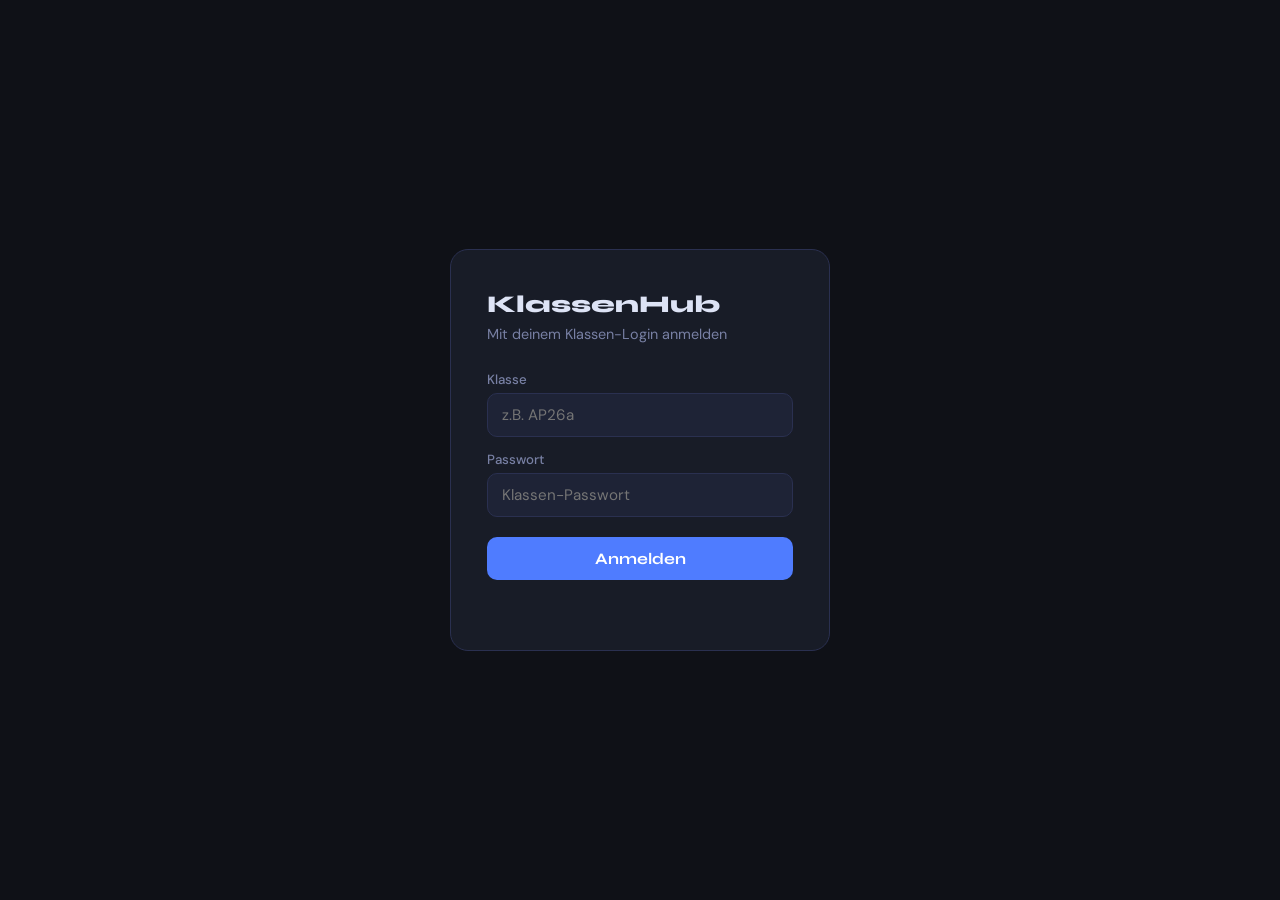
<file: public/index.html>
<!DOCTYPE html>
<html lang="de">
<head>
  <meta charset="UTF-8" />
  <meta name="viewport" content="width=device-width, initial-scale=1.0" />
  <title>KlassenHub – Login</title>
  <link rel="preconnect" href="https://fonts.googleapis.com" />
  <link href="https://fonts.googleapis.com/css2?family=Syne:wght@400;700;800&family=DM+Sans:wght@300;400;500&display=swap" rel="stylesheet" />
  <style>
    :root {
      --bg: #0f1117; --surface: #181c27; --border: #2a3050;
      --accent: #4f7cff; --text: #dde3f5; --text-muted: #7880a4;
      --radius: 10px; --font-display: 'Syne', sans-serif; --font-body: 'DM Sans', sans-serif;
    }
    *, *::before, *::after { box-sizing: border-box; margin: 0; padding: 0; }
    body {
      background: var(--bg); color: var(--text); font-family: var(--font-body);
      min-height: 100vh; display: flex; align-items: center; justify-content: center;
    }
    .card {
      background: var(--surface); border: 1px solid var(--border);
      border-radius: 18px; padding: 40px 36px; width: 100%; max-width: 380px;
    }
    .logo { font-family: var(--font-display); font-size: 1.5rem; font-weight: 800; margin-bottom: 6px; }
    .sub  { color: var(--text-muted); font-size: .9rem; margin-bottom: 28px; }
    label { display: flex; flex-direction: column; gap: 5px; font-size: .83rem;
            font-weight: 500; color: var(--text-muted); margin-bottom: 14px; }
    input {
      background: #1e2336; border: 1px solid var(--border); border-radius: var(--radius);
      color: var(--text); font-family: var(--font-body); font-size: .95rem;
      padding: 11px 14px; outline: none; transition: border-color .15s;
    }
    input:focus { border-color: var(--accent); }
    button {
      width: 100%; padding: 12px; background: var(--accent); color: #fff; border: none;
      border-radius: var(--radius); font-family: var(--font-display); font-size: 1rem;
      font-weight: 700; cursor: pointer; margin-top: 6px; transition: opacity .15s;
    }
    button:hover { opacity: .88; }
    .error { color: #e05260; font-size: .85rem; margin-top: 10px; min-height: 20px; }
  </style>
</head>
<body>
  <div class="card">
    <div class="logo">KlassenHub</div>
    <p class="sub">Mit deinem Klassen-Login anmelden</p>

    <label>Klasse
      <input type="text" id="input-class" placeholder="z.B. AP26a" autocomplete="username" />
    </label>
    <label>Passwort
      <input type="password" id="input-password" placeholder="Klassen-Passwort" autocomplete="current-password" />
    </label>
    <button id="btn-login">Anmelden</button>
    <div class="error" id="error-msg"></div>
  </div>

  <script>
    document.getElementById('btn-login').addEventListener('click', handleLogin);
    document.getElementById('input-password').addEventListener('keydown', e => {
      if (e.key === 'Enter') handleLogin();
    });

    async function handleLogin() {
      const username = document.getElementById('input-class').value.trim();
      const password = document.getElementById('input-password').value;
      const errorEl  = document.getElementById('error-msg');
      errorEl.textContent = '';

      if (!username || !password) {
        errorEl.textContent = 'Bitte Klasse und Passwort eingeben.';
        return;
      }

      try {
        // Elio's API: POST /api/v1/auth/login mit { username, password }
        const res = await fetch('/api/v1/auth/login', {
          method: 'POST',
          headers: { 'Content-Type': 'application/json' },
          body: JSON.stringify({ username, password })
        });

        if (!res.ok) {
          const err = await res.json().catch(() => ({}));
          errorEl.textContent = err.message || 'Falscher Klassen-Name oder Passwort.';
          return;
        }

        const data = await res.json();

        // Elio's API gibt { token, classId, className } zurück
        // Falls classId fehlt: Elio muss das noch ergänzen!
        sessionStorage.setItem('token',     data.token);
        sessionStorage.setItem('classId',   String(data.classId));
        sessionStorage.setItem('className', data.className ?? username);

        window.location.href = 'dashboard.html';

      } catch (e) {
        errorEl.textContent = 'Verbindung zum Server fehlgeschlagen.';
      }
    }
  </script>
</body>
</html>
</file>
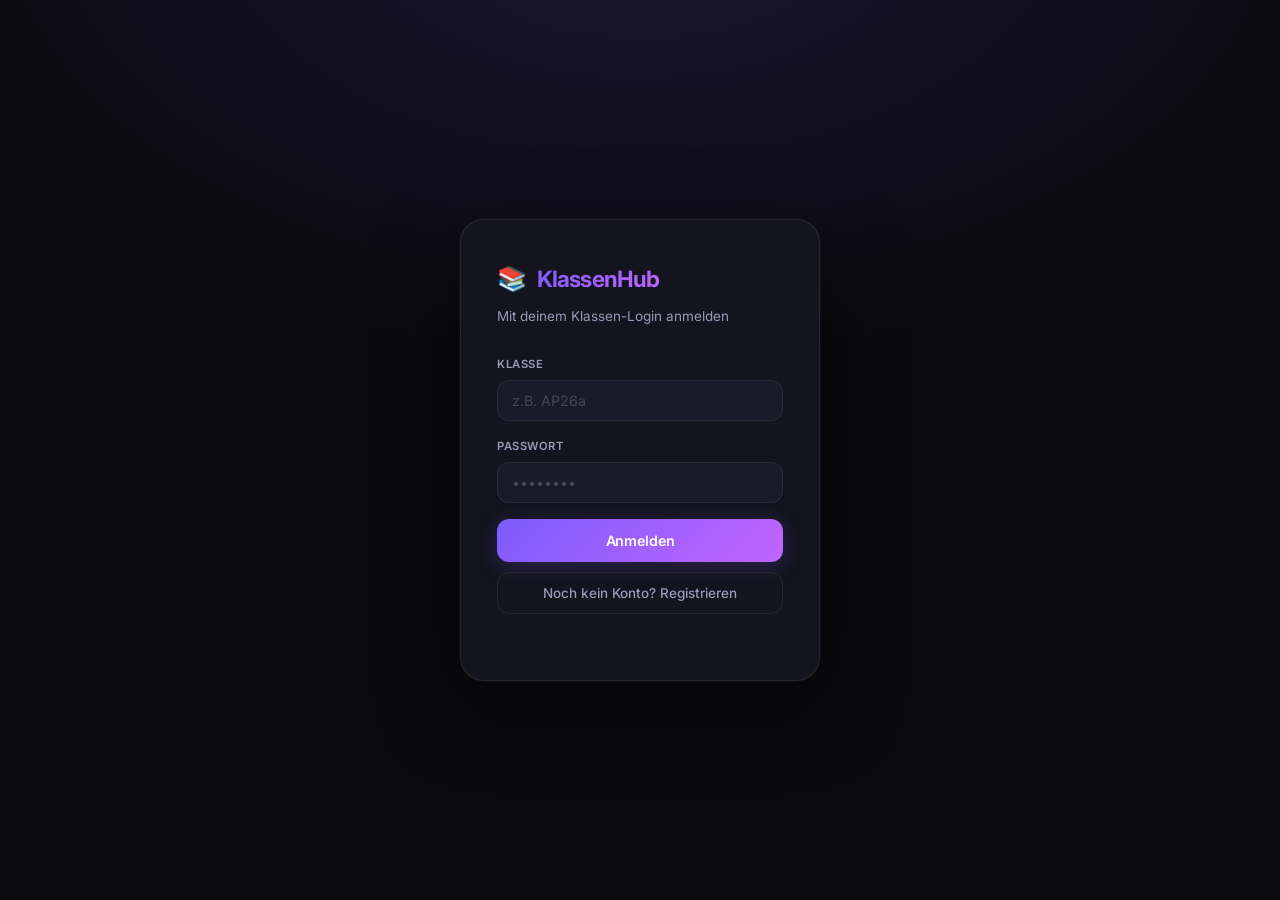
<file: src/main/resources/META-INF/index.html>
<!DOCTYPE html>
<html lang="de">
<head>
  <meta charset="UTF-8" />
  <meta name="viewport" content="width=device-width, initial-scale=1.0" />
  <title>KlassenHub – Login</title>
  <link rel="preconnect" href="https://fonts.googleapis.com" />
  <link href="https://fonts.googleapis.com/css2?family=Inter:wght@300;400;500;600;700&display=swap" rel="stylesheet" />
  <link rel="stylesheet" href="css/style.css" />
</head>
<body class="page-login">

  <div class="login-wrap">
    <div class="login-card">
      <div class="login-logo">
        <span class="login-logo-icon">📚</span>
        <span class="login-logo-text">KlassenHub</span>
      </div>
      <p class="login-sub">Mit deinem Klassen-Login anmelden</p>

      <div class="field-group">
        <label class="field-label" for="input-class">Klasse</label>
        <input class="field-input" type="text" id="input-class" placeholder="z.B. AP26a" autocomplete="username" />
      </div>
      <div class="field-group">
        <label class="field-label" for="input-password">Passwort</label>
        <input class="field-input" type="password" id="input-password" placeholder="••••••••" autocomplete="current-password" />
      </div>

      <button class="btn-fill" id="btn-login">Anmelden</button>
      <button class="btn-outline" id="btn-open-register">Noch kein Konto? Registrieren</button>

      <p class="error" id="error-msg"></p>
    </div>
  </div>

  <!-- Register Modal -->
  <div class="modal-overlay" id="modal-register">
    <div class="modal">
      <h3>Neue Klasse registrieren</h3>
      <div class="field-group">
        <label class="field-label" for="reg-class">Klassenname</label>
        <input class="field-input" type="text" id="reg-class" placeholder="z.B. AP26a" />
      </div>
      <div class="field-group">
        <label class="field-label" for="reg-pass">Passwort</label>
        <input class="field-input" type="password" id="reg-pass" placeholder="Mindestens 6 Zeichen" />
      </div>
      <div class="field-group">
        <label class="field-label" for="reg-pass2">Passwort wiederholen</label>
        <input class="field-input" type="password" id="reg-pass2" placeholder="Passwort bestätigen" />
      </div>
      <div class="modal-actions">
        <button class="btn-ghost" id="reg-cancel">Abbrechen</button>
        <button class="btn-fill" id="reg-submit">Registrieren</button>
      </div>
      <p class="error" id="reg-error"></p>
    </div>
  </div>

  <script>
    function openRegister()  { document.getElementById('modal-register').classList.add('open'); }
    function closeRegister() { document.getElementById('modal-register').classList.remove('open'); }

    document.getElementById('btn-login').addEventListener('click', handleLogin);
    document.getElementById('btn-open-register').addEventListener('click', openRegister);
    document.getElementById('reg-cancel').addEventListener('click', closeRegister);
    document.getElementById('input-password').addEventListener('keydown', e => { if (e.key === 'Enter') handleLogin(); });
    document.getElementById('reg-pass2').addEventListener('keydown',   e => { if (e.key === 'Enter') document.getElementById('reg-submit').click(); });

    async function handleLogin() {
      const username = document.getElementById('input-class').value.trim();
      const password = document.getElementById('input-password').value;
      const errorEl  = document.getElementById('error-msg');
      errorEl.textContent = '';
      if (!username || !password) { errorEl.textContent = 'Bitte Klasse und Passwort eingeben.'; return; }
      try {
        const res = await fetch('/api/auth/login', { method:'POST', headers:{'Content-Type':'application/json'}, body: JSON.stringify({ username, password }) });
        if (!res.ok) { const err = await res.json().catch(()=>({})); errorEl.textContent = err.error || 'Falscher Klassen-Name oder Passwort.'; return; }
        const data = await res.json();
        sessionStorage.setItem('token', data.token);
        sessionStorage.setItem('classId', String(data.classId));
        sessionStorage.setItem('className', data.className ?? username);
        window.location.href = 'dashboard.html';
      } catch { errorEl.textContent = 'Verbindung zum Server fehlgeschlagen.'; }
    }

    async function handleRegisterSubmit() {
      const className = document.getElementById('reg-class').value.trim();
      const pass  = document.getElementById('reg-pass').value;
      const pass2 = document.getElementById('reg-pass2').value;
      const errEl = document.getElementById('reg-error');
      errEl.textContent = '';
      if (!className)              { errEl.textContent = 'Bitte Klassenname eingeben.'; return; }
      if (!pass || pass.length<6)  { errEl.textContent = 'Passwort muss mind. 6 Zeichen haben.'; return; }
      if (pass !== pass2)          { errEl.textContent = 'Passwörter stimmen nicht überein.'; return; }
      try {
        const res = await fetch('/api/auth/register', { method:'POST', headers:{'Content-Type':'application/json'}, body: JSON.stringify({ className, password: pass }) });
        if (!res.ok) { const body = await res.json().catch(()=>({})); errEl.textContent = body.error || 'Registrierung fehlgeschlagen.'; return; }
        const data = await res.json();
        sessionStorage.setItem('token', data.token);
        sessionStorage.setItem('classId', String(data.classId));
        sessionStorage.setItem('className', data.className ?? className);
        closeRegister();
        window.location.href = 'dashboard.html';
      } catch { errEl.textContent = 'Verbindung zum Server fehlgeschlagen.'; }
    }

    document.getElementById('reg-submit').addEventListener('click', handleRegisterSubmit);
  </script>
</body>
</html>
</file>
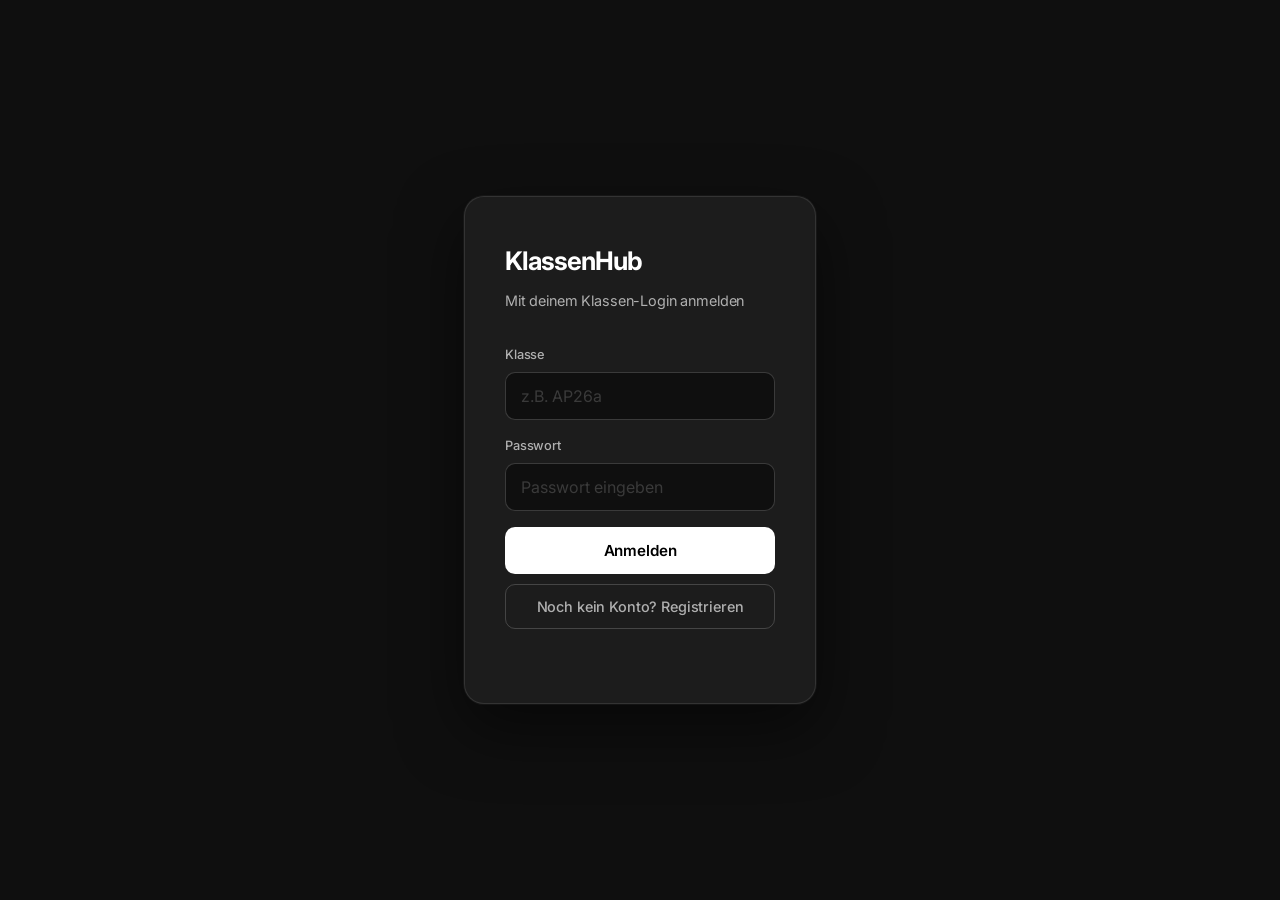
<file: src/main/resources/META-INF/resources/index.html>
<!DOCTYPE html>
<html lang="de">
<head>
  <meta charset="UTF-8" />
  <meta name="viewport" content="width=device-width, initial-scale=1.0" />
  <title>KlassenHub</title>
  <link rel="preconnect" href="https://fonts.googleapis.com" />
  <link href="https://fonts.googleapis.com/css2?family=Inter:wght@300;400;500;600;700&display=swap" rel="stylesheet" />
  <link rel="stylesheet" href="css/style.css" />
</head>
<body class="page-login">

  <div class="login-wrap">
    <div class="login-card">
      <div class="login-logo">
        <span class="login-logo-text">KlassenHub</span>
      </div>
      <p class="login-sub">Mit deinem Klassen-Login anmelden</p>

      <div class="field-group">
        <label class="field-label" for="input-class">Klasse</label>
        <input class="field-input" type="text" id="input-class" placeholder="z.B. AP26a" autocomplete="username" />
      </div>
      <div class="field-group">
        <label class="field-label" for="input-password">Passwort</label>
        <input class="field-input" type="password" id="input-password" placeholder="Passwort eingeben" autocomplete="current-password" />
      </div>

      <button class="btn-fill" id="btn-login">Anmelden</button>
      <button class="btn-outline" id="btn-open-register">Noch kein Konto? Registrieren</button>

      <p class="error" id="error-msg"></p>
    </div>
  </div>

  <!-- Register Modal -->
  <div class="modal-overlay" id="modal-register">
    <div class="modal">
      <h3>Neue Klasse registrieren</h3>
      <div class="field-group">
        <label class="field-label" for="reg-class">Klassenname</label>
        <input class="field-input" type="text" id="reg-class" placeholder="z.B. AP26a" />
      </div>
      <div class="field-group">
        <label class="field-label" for="reg-pass">Passwort</label>
        <input class="field-input" type="password" id="reg-pass" placeholder="Mindestens 6 Zeichen" />
      </div>
      <div class="field-group">
        <label class="field-label" for="reg-pass2">Passwort wiederholen</label>
        <input class="field-input" type="password" id="reg-pass2" placeholder="Passwort bestätigen" />
      </div>
      <div class="modal-actions">
        <button class="btn-ghost" id="reg-cancel">Abbrechen</button>
        <button class="btn-primary" id="reg-submit">Registrieren</button>
      </div>
      <p class="error" id="reg-error"></p>
    </div>
  </div>

  <script>
    function openRegister()  { document.getElementById('modal-register').classList.add('open'); }
    function closeRegister() { document.getElementById('modal-register').classList.remove('open'); }

    document.getElementById('btn-login').addEventListener('click', handleLogin);
    document.getElementById('btn-open-register').addEventListener('click', openRegister);
    document.getElementById('reg-cancel').addEventListener('click', closeRegister);
    document.getElementById('input-password').addEventListener('keydown', e => { if (e.key === 'Enter') handleLogin(); });
    document.getElementById('reg-pass2').addEventListener('keydown', e => { if (e.key === 'Enter') document.getElementById('reg-submit').click(); });

    async function handleLogin() {
      const username = document.getElementById('input-class').value.trim();
      const password = document.getElementById('input-password').value;
      const errorEl  = document.getElementById('error-msg');
      errorEl.textContent = '';
      if (!username || !password) { errorEl.textContent = 'Bitte Klasse und Passwort eingeben.'; return; }
      try {
        const res = await fetch('/api/auth/login', { method: 'POST', headers: { 'Content-Type': 'application/json' }, body: JSON.stringify({ username, password }) });
        if (!res.ok) { const err = await res.json().catch(() => ({})); errorEl.textContent = err.error || 'Falscher Klassen-Name oder Passwort.'; return; }
        const data = await res.json();
        sessionStorage.setItem('token', data.token);
        sessionStorage.setItem('classId', String(data.classId));
        sessionStorage.setItem('className', data.className ?? username);
        window.location.href = 'dashboard.html';
      } catch { errorEl.textContent = 'Verbindung zum Server fehlgeschlagen.'; }
    }

    async function handleRegisterSubmit() {
      const className = document.getElementById('reg-class').value.trim();
      const pass      = document.getElementById('reg-pass').value;
      const pass2     = document.getElementById('reg-pass2').value;
      const errEl     = document.getElementById('reg-error');
      errEl.textContent = '';
      if (!className)             { errEl.textContent = 'Bitte Klassenname eingeben.'; return; }
      if (!pass || pass.length < 6) { errEl.textContent = 'Passwort muss mind. 6 Zeichen haben.'; return; }
      if (pass !== pass2)         { errEl.textContent = 'Passwörter stimmen nicht überein.'; return; }
      try {
        const res = await fetch('/api/auth/register', { method: 'POST', headers: { 'Content-Type': 'application/json' }, body: JSON.stringify({ className, password: pass }) });
        if (!res.ok) { const body = await res.json().catch(() => ({})); errEl.textContent = body.error || 'Registrierung fehlgeschlagen.'; return; }
        const data = await res.json();
        sessionStorage.setItem('token', data.token);
        sessionStorage.setItem('classId', String(data.classId));
        sessionStorage.setItem('className', data.className ?? className);
        closeRegister();
        window.location.href = 'dashboard.html';
      } catch { errEl.textContent = 'Verbindung zum Server fehlgeschlagen.'; }
    }

    document.getElementById('reg-submit').addEventListener('click', handleRegisterSubmit);
  </script>
</body>
</html>
</file>
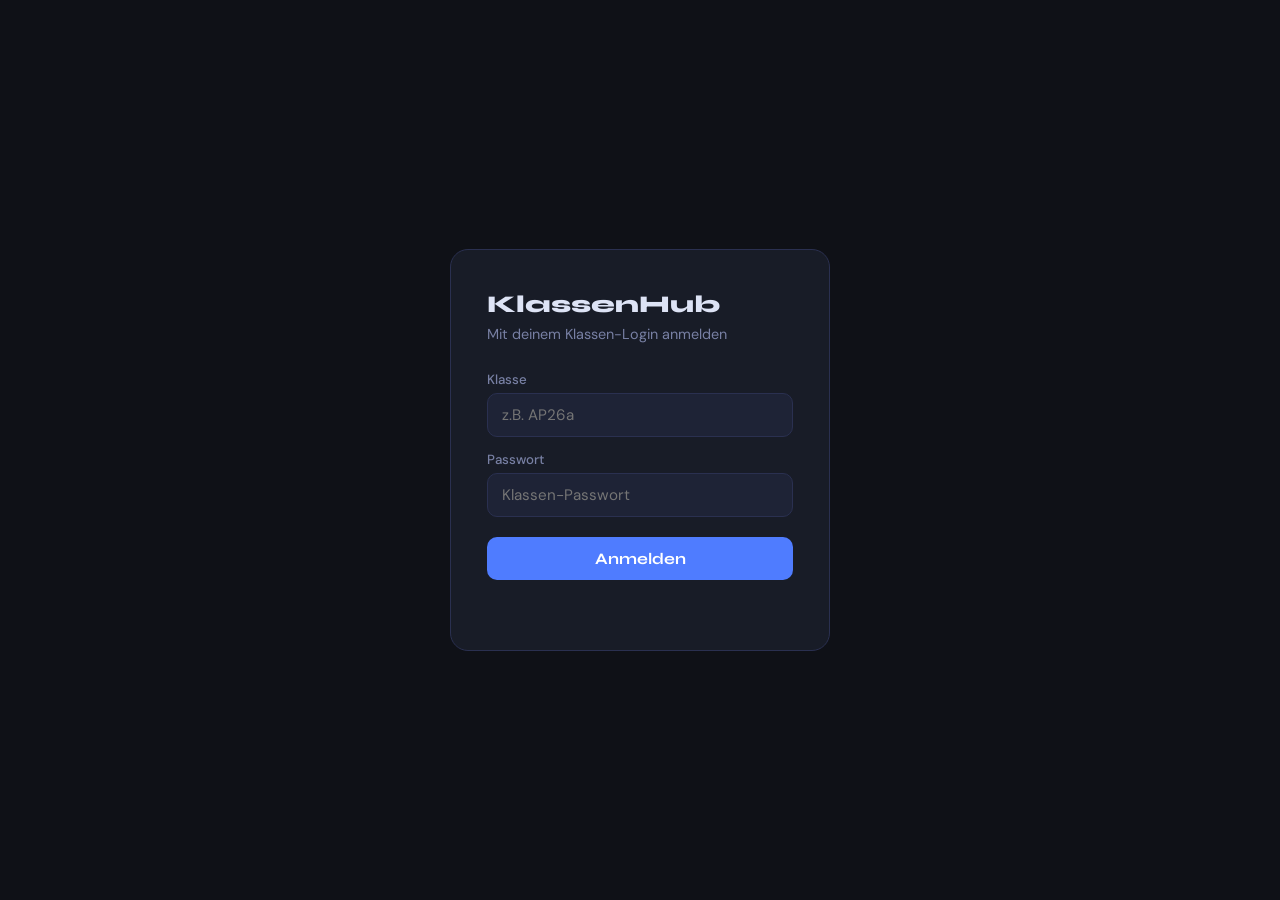
<file: public/dashboard.html>
<!DOCTYPE html>
<html lang="de">
<head>
  <meta charset="UTF-8" />
  <meta name="viewport" content="width=device-width, initial-scale=1.0" />
  <title>KlassenHub</title>
  <link rel="preconnect" href="https://fonts.googleapis.com" />
  <link href="https://fonts.googleapis.com/css2?family=Syne:wght@400;600;700;800&family=DM+Sans:wght@300;400;500&display=swap" rel="stylesheet" />
  <link rel="stylesheet" href="css/style.css" />
</head>
<body>

  <!-- ── SIDEBAR ─────────────────────────────────────────── -->
  <aside class="sidebar" id="sidebar">
    <div class="sidebar-header">
      <div class="logo" id="logo-click">
        <span class="logo-icon"></span>
        <span class="logo-text">KlassenHub</span>
      </div>
      <span class="class-badge" id="class-badge">–</span>
    </div>

    <nav class="sidebar-nav">
      <p class="nav-label">Module</p>
      <ul id="module-list" class="module-list">
        <!-- dynamisch befüllt -->
      </ul>
      <button class="btn-add-module" id="btn-add-module">+ Modul hinzufügen</button>
    </nav>

    <div class="sidebar-footer">
      <button class="btn-logout" id="btn-logout">Abmelden</button>
    </div>
  </aside>

  <!-- ── MAIN CONTENT ─────────────────────────────────────── -->
  <main class="main" id="main">

    <!-- EMPTY STATE -->
    <div class="empty-state" id="empty-state">
      <div class="empty-icon"></div>
      <h2>Wähle ein Modul</h2>
      <p>Wähle links ein Modul aus oder füge ein neues hinzu.</p>
    </div>

    <!-- MODULE VIEW (hidden until module selected) -->
    <div class="module-view" id="module-view" style="display:none">

      <header class="module-header">
        <div>
          <h1 id="module-title">–</h1>
          <span id="module-subtitle" class="module-subtitle"></span>
        </div>
        <button class="btn-icon danger" id="btn-delete-module" title="Modul löschen">🗑</button>
      </header>

      <!-- TABS -->
      <div class="tabs">
        <button class="tab active" data-tab="homework">Hausaufgaben</button>
        <button class="tab" data-tab="exams">Prüfungen</button>
        <button class="tab" data-tab="info">Informationen</button>
        <button class="tab" data-tab="questions">Fragen</button>
      </div>

      <!-- ── HAUSAUFGABEN ── -->
      <section class="tab-content active" id="tab-homework">
        <div class="section-bar">
          <h2>Hausaufgaben</h2>
          <button class="btn-primary" id="btn-add-hw">+ Hinzufügen</button>
        </div>
        <div id="hw-list" class="card-list"></div>
      </section>

      <!-- ── PRÜFUNGEN ── -->
      <section class="tab-content" id="tab-exams">
        <div class="section-bar">
          <h2>Prüfungen</h2>
          <button class="btn-primary" id="btn-add-exam">+ Hinzufügen</button>
        </div>
        <div id="exam-list" class="card-list"></div>
      </section>

      <!-- ── INFORMATIONEN ── -->
      <section class="tab-content" id="tab-info">
        <div class="section-bar">
          <h2>Informationen</h2>
          <button class="btn-primary" id="btn-add-info">+ Hinzufügen</button>
        </div>
        <div id="info-list" class="card-list"></div>
      </section>

      <!-- ── FRAGEN ── -->
      <section class="tab-content" id="tab-questions">
        <div class="section-bar">
          <h2>Fragen</h2>
          <button class="btn-primary" id="btn-add-question">+ Frage stellen</button>
        </div>
        <div id="question-list" class="card-list"></div>
      </section>

    </div><!-- /module-view -->
  </main>

  <!-- ── MODALS ────────────────────────────────────────────── -->

  <!-- Modul hinzufügen -->
  <div class="modal-overlay" id="modal-add-module">
    <div class="modal">
      <h3>Neues Modul</h3>
      <label>Modulname<input type="text" id="input-module-name" placeholder="z.B. Mathematik" /></label>
      <div class="modal-actions">
        <button class="btn-ghost" data-close="modal-add-module">Abbrechen</button>
        <button class="btn-primary" id="confirm-add-module">Erstellen</button>
      </div>
    </div>
  </div>

  <!-- Hausaufgabe hinzufügen -->
  <div class="modal-overlay" id="modal-add-hw">
    <div class="modal">
      <h3>Hausaufgabe hinzufügen</h3>
      <label>Titel<input type="text" id="hw-title" placeholder="Was ist zu tun?" /></label>
      <label>Beschreibung<textarea id="hw-desc" placeholder="Optional: Details..."></textarea></label>
      <label>Fällig am<input type="date" id="hw-due" /></label>
      <div class="modal-actions">
        <button class="btn-ghost" data-close="modal-add-hw">Abbrechen</button>
        <button class="btn-primary" id="confirm-add-hw">Speichern</button>
      </div>
    </div>
  </div>

  <!-- Prüfung hinzufügen -->
  <div class="modal-overlay" id="modal-add-exam">
    <div class="modal">
      <h3>Prüfung hinzufügen</h3>
      <label>Titel<input type="text" id="exam-title" placeholder="z.B. Algebra Test" /></label>
      <label>Prüfungsdatum<input type="date" id="exam-date" /></label>
      <label>Lernziele / Themen<textarea id="exam-topics" placeholder="Was muss gelernt werden?"></textarea></label>
      <div class="modal-actions">
        <button class="btn-ghost" data-close="modal-add-exam">Abbrechen</button>
        <button class="btn-primary" id="confirm-add-exam">Speichern</button>
      </div>
    </div>
  </div>

  <!-- Information hinzufügen -->
  <div class="modal-overlay" id="modal-add-info">
    <div class="modal">
      <h3>Information hinzufügen</h3>
      <label>Titel<input type="text" id="info-title" placeholder="Titel der Information" /></label>
      <label>Inhalt<textarea id="info-content" placeholder="Was soll festgehalten werden?"></textarea></label>
      <div class="modal-actions">
        <button class="btn-ghost" data-close="modal-add-info">Abbrechen</button>
        <button class="btn-primary" id="confirm-add-info">Speichern</button>
      </div>
    </div>
  </div>

  <!-- Frage hinzufügen -->
  <div class="modal-overlay" id="modal-add-question">
    <div class="modal">
      <h3>Frage stellen</h3>
      <label>Deine Frage<textarea id="question-text" placeholder="Was möchtest du wissen?"></textarea></label>
      <div class="modal-actions">
        <button class="btn-ghost" data-close="modal-add-question">Abbrechen</button>
        <button class="btn-primary" id="confirm-add-question">Stellen</button>
      </div>
    </div>
  </div>

  <!-- Antwort hinzufügen -->
  <div class="modal-overlay" id="modal-add-answer">
    <div class="modal">
      <h3>Antwort hinzufügen</h3>
      <p id="answer-question-preview" class="preview-text"></p>
      <label>Antwort<textarea id="answer-text" placeholder="Deine Antwort..."></textarea></label>
      <div class="modal-actions">
        <button class="btn-ghost" data-close="modal-add-answer">Abbrechen</button>
        <button class="btn-primary" id="confirm-add-answer">Antworten</button>
      </div>
    </div>
  </div>

  <!-- Modul löschen bestätigen -->
  <div class="modal-overlay" id="modal-confirm-delete">
    <div class="modal modal-sm">
      <h3>Modul löschen?</h3>
      <p>Alle Inhalte dieses Moduls werden unwiderruflich gelöscht.</p>
      <div class="modal-actions">
        <button class="btn-ghost" data-close="modal-confirm-delete">Abbrechen</button>
        <button class="btn-danger" id="confirm-delete-module">Löschen</button>
      </div>
    </div>
  </div>

  <script src="js/app.js"></script>
  <script src="js/homework.js"></script>
  <script src="js/exams.js"></script>
  <script src="js/info.js"></script>
  <script src="js/questions.js"></script>
</body>
</html>
</file>
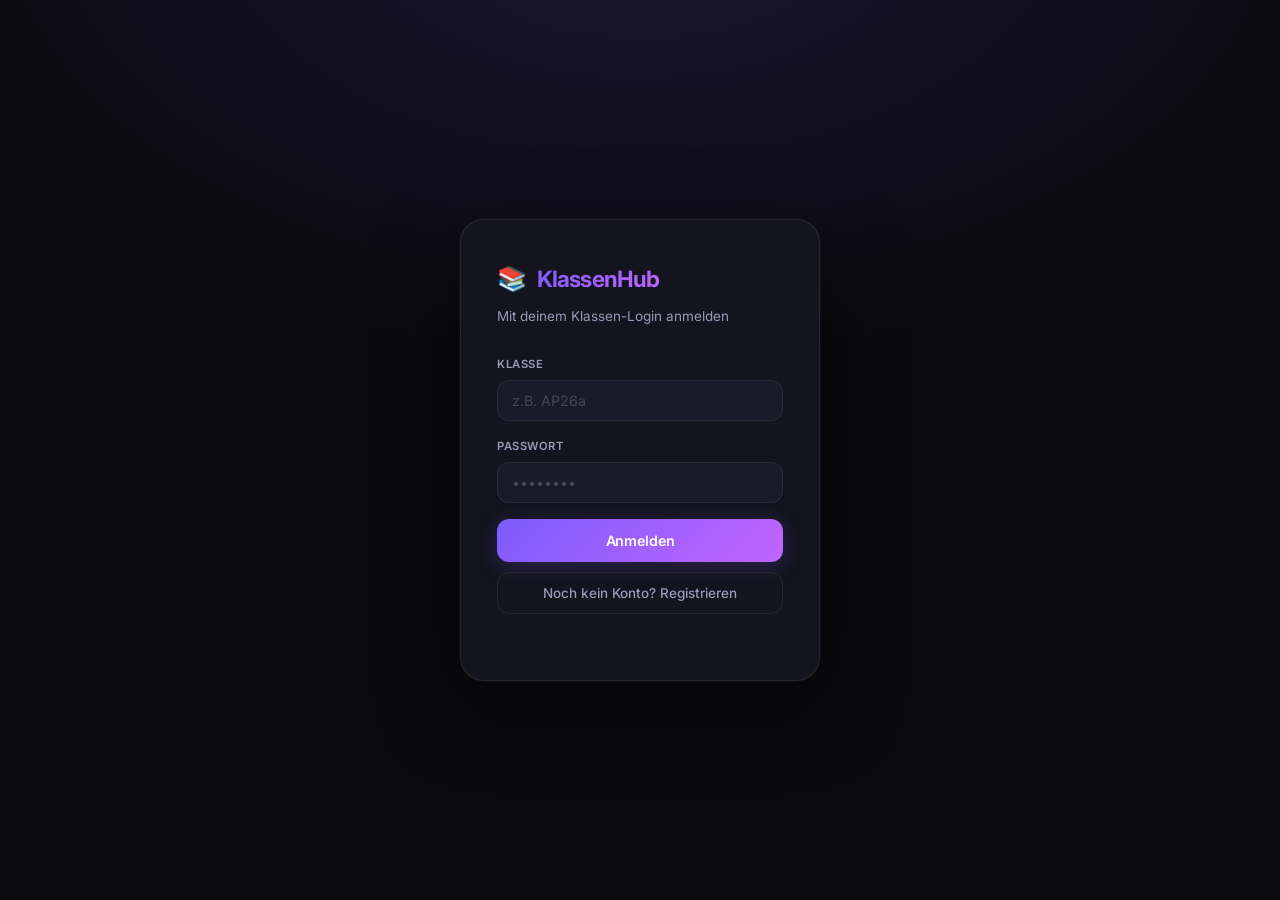
<file: src/main/resources/META-INF/dashboard.html>
<!DOCTYPE html>
<html lang="de">
<head>
  <meta charset="UTF-8" />
  <meta name="viewport" content="width=device-width, initial-scale=1.0" />
  <title>KlassenHub</title>
  <link rel="preconnect" href="https://fonts.googleapis.com" />
  <link href="https://fonts.googleapis.com/css2?family=Inter:wght@300;400;500;600;700&display=swap" rel="stylesheet" />
  <link rel="stylesheet" href="css/style.css" />
</head>
<body>

  <!-- ── SIDEBAR ─────────────────────────────────────────── -->
  <aside class="sidebar" id="sidebar">
    <div class="sidebar-header">
      <div class="logo" id="logo-click">
        <span class="logo-icon"></span>
        <span class="logo-text">KlassenHub</span>
      </div>
      <span class="class-badge" id="class-badge">–</span>
    </div>

    <nav class="sidebar-nav">
      <p class="nav-label">Module</p>
      <ul id="module-list" class="module-list">
        <!-- dynamisch befüllt -->
      </ul>
      <button class="btn-add-module" id="btn-add-module">+ Modul hinzufügen</button>
    </nav>

    <div class="sidebar-footer">
      <button class="btn-logout" id="btn-logout">Abmelden</button>
    </div>
  </aside>

  <!-- ── MAIN CONTENT ─────────────────────────────────────── -->
  <main class="main" id="main">

    <!-- EMPTY STATE -->
    <div class="empty-state" id="empty-state">
      <div class="empty-icon"></div>
      <h2>Wähle ein Modul</h2>
      <p>Wähle links ein Modul aus oder füge ein neues hinzu.</p>
    </div>

    <!-- MODULE VIEW (hidden until module selected) -->
    <div class="module-view" id="module-view" style="display:none">

      <header class="module-header">
        <div>
          <h1 id="module-title">–</h1>
          <span id="module-subtitle" class="module-subtitle"></span>
        </div>
        <button class="btn-icon danger" id="btn-delete-module" title="Modul löschen">🗑</button>
      </header>

      <!-- TABS -->
      <div class="tabs">
        <button class="tab active" data-tab="homework">Hausaufgaben</button>
        <button class="tab" data-tab="exams">Prüfungen</button>
        <button class="tab" data-tab="info">Informationen</button>
        <button class="tab" data-tab="questions">Fragen</button>
      </div>

      <!-- ── HAUSAUFGABEN ── -->
      <section class="tab-content active" id="tab-homework">
        <div class="section-bar">
          <h2>Hausaufgaben</h2>
          <button class="btn-primary" id="btn-add-hw">+ Hinzufügen</button>
        </div>
        <div id="hw-list" class="card-list"></div>
      </section>

      <!-- ── PRÜFUNGEN ── -->
      <section class="tab-content" id="tab-exams">
        <div class="section-bar">
          <h2>Prüfungen</h2>
          <button class="btn-primary" id="btn-add-exam">+ Hinzufügen</button>
        </div>
        <div id="exam-list" class="card-list"></div>
      </section>

      <!-- ── INFORMATIONEN ── -->
      <section class="tab-content" id="tab-info">
        <div class="section-bar">
          <h2>Informationen</h2>
          <button class="btn-primary" id="btn-add-info">+ Hinzufügen</button>
        </div>
        <div id="info-list" class="card-list"></div>
      </section>

      <!-- ── FRAGEN ── -->
      <section class="tab-content" id="tab-questions">
        <div class="section-bar">
          <h2>Fragen</h2>
          <button class="btn-primary" id="btn-add-question">+ Frage stellen</button>
        </div>
        <div id="question-list" class="card-list"></div>
      </section>

    </div><!-- /module-view -->
  </main>

  <!-- ── MODALS ────────────────────────────────────────────── -->

  <!-- Modul hinzufügen -->
  <div class="modal-overlay" id="modal-add-module">
    <div class="modal">
      <h3>Neues Modul</h3>
      <label>Modulname<input type="text" id="input-module-name" placeholder="z.B. Mathematik" /></label>
      <div class="modal-actions">
        <button class="btn-ghost" data-close="modal-add-module">Abbrechen</button>
        <button class="btn-primary" id="confirm-add-module">Erstellen</button>
      </div>
    </div>
  </div>

  <!-- Hausaufgabe hinzufügen -->
  <div class="modal-overlay" id="modal-add-hw">
    <div class="modal">
      <h3>Hausaufgabe hinzufügen</h3>
      <label>Titel<input type="text" id="hw-title" placeholder="Was ist zu tun?" /></label>
      <label>Beschreibung<textarea id="hw-desc" placeholder="Optional: Details..."></textarea></label>
      <label>Fällig am<input type="date" id="hw-due" /></label>
      <div class="modal-actions">
        <button class="btn-ghost" data-close="modal-add-hw">Abbrechen</button>
        <button class="btn-primary" id="confirm-add-hw">Speichern</button>
      </div>
    </div>
  </div>

  <!-- Prüfung hinzufügen -->
  <div class="modal-overlay" id="modal-add-exam">
    <div class="modal">
      <h3>Prüfung hinzufügen</h3>
      <label>Titel<input type="text" id="exam-title" placeholder="z.B. Algebra Test" /></label>
      <label>Prüfungsdatum<input type="date" id="exam-date" /></label>
      <label>Lernziele / Themen<textarea id="exam-topics" placeholder="Was muss gelernt werden?"></textarea></label>
      <div class="modal-actions">
        <button class="btn-ghost" data-close="modal-add-exam">Abbrechen</button>
        <button class="btn-primary" id="confirm-add-exam">Speichern</button>
      </div>
    </div>
  </div>

  <!-- Information hinzufügen -->
  <div class="modal-overlay" id="modal-add-info">
    <div class="modal">
      <h3>Information hinzufügen</h3>
      <label>Titel<input type="text" id="info-title" placeholder="Titel der Information" /></label>
      <label>Inhalt<textarea id="info-content" placeholder="Was soll festgehalten werden?"></textarea></label>
      <div class="modal-actions">
        <button class="btn-ghost" data-close="modal-add-info">Abbrechen</button>
        <button class="btn-primary" id="confirm-add-info">Speichern</button>
      </div>
    </div>
  </div>

  <!-- Frage hinzufügen -->
  <div class="modal-overlay" id="modal-add-question">
    <div class="modal">
      <h3>Frage stellen</h3>
      <label>Deine Frage<textarea id="question-text" placeholder="Was möchtest du wissen?"></textarea></label>
      <div class="modal-actions">
        <button class="btn-ghost" data-close="modal-add-question">Abbrechen</button>
        <button class="btn-primary" id="confirm-add-question">Stellen</button>
      </div>
    </div>
  </div>

  <!-- Antwort hinzufügen -->
  <div class="modal-overlay" id="modal-add-answer">
    <div class="modal">
      <h3>Antwort hinzufügen</h3>
      <p id="answer-question-preview" class="preview-text"></p>
      <label>Antwort<textarea id="answer-text" placeholder="Deine Antwort..."></textarea></label>
      <div class="modal-actions">
        <button class="btn-ghost" data-close="modal-add-answer">Abbrechen</button>
        <button class="btn-primary" id="confirm-add-answer">Antworten</button>
      </div>
    </div>
  </div>

  <!-- Modul löschen bestätigen -->
  <div class="modal-overlay" id="modal-confirm-delete">
    <div class="modal modal-sm">
      <h3>Modul löschen?</h3>
      <p>Alle Inhalte dieses Moduls werden unwiderruflich gelöscht.</p>
      <div class="modal-actions">
        <button class="btn-ghost" data-close="modal-confirm-delete">Abbrechen</button>
        <button class="btn-danger" id="confirm-delete-module">Löschen</button>
      </div>
    </div>
  </div>

  <script src="js/app.js"></script>
  <script src="js/homework.js"></script>
  <script src="js/exams.js"></script>
  <script src="js/info.js"></script>
  <script src="js/questions.js"></script>
</body>
</html>
</file>
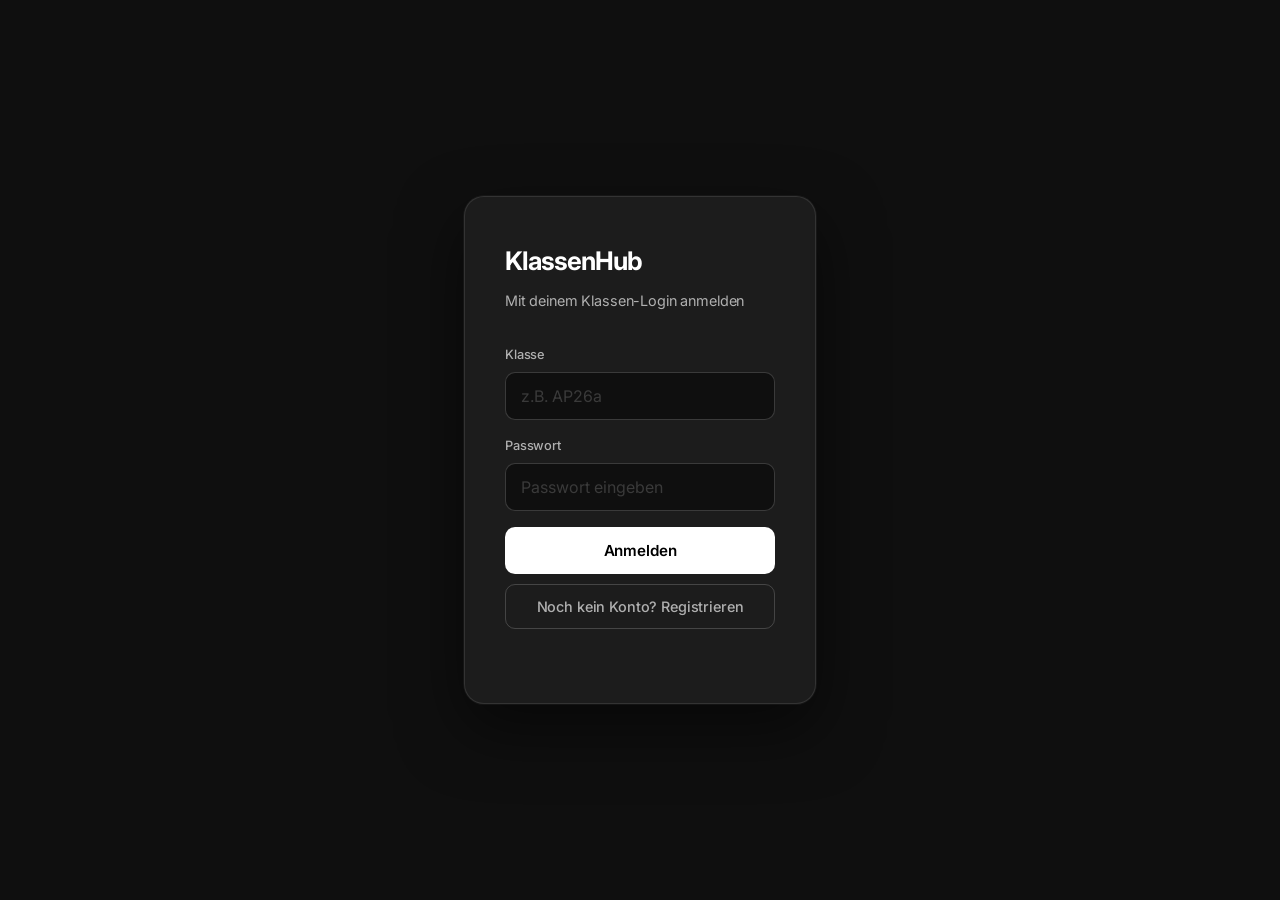
<file: src/main/resources/META-INF/resources/dashboard.html>
<!DOCTYPE html>
<html lang="de">
<head>
  <meta charset="UTF-8" />
  <meta name="viewport" content="width=device-width, initial-scale=1.0" />
  <title>KlassenHub</title>
  <link rel="preconnect" href="https://fonts.googleapis.com" />
  <link href="https://fonts.googleapis.com/css2?family=Inter:wght@300;400;500;600;700&display=swap" rel="stylesheet" />
  <link rel="stylesheet" href="css/style.css" />
</head>
<body>

  <!-- ── SIDEBAR ─────────────────────────────────────────── -->
  <aside class="sidebar" id="sidebar">
    <div class="sidebar-header">
      <div class="logo" id="logo-click">
        <span class="logo-text">KlassenHub</span>
      </div>
      <span class="class-badge" id="class-badge">–</span>
    </div>

    <nav class="sidebar-nav">
      <p class="nav-label">Module</p>
      <ul id="module-list" class="module-list"></ul>
      <button class="btn-add-module" id="btn-add-module">Modul hinzufügen</button>
    </nav>

    <div class="sidebar-footer">
      <button class="btn-logout" id="btn-logout">Abmelden</button>
    </div>
  </aside>

  <!-- ── MAIN ───────────────────────────────────────────── -->
  <main class="main" id="main">

    <div class="empty-state" id="empty-state">
      <h2>Kein Modul ausgewählt</h2>
      <p>Wähle links ein Modul aus oder füge ein neues hinzu.</p>
    </div>

    <div class="module-view" id="module-view" style="display:none">

      <header class="module-header">
        <div>
          <h1 id="module-title">–</h1>
          <span id="module-subtitle" class="module-subtitle"></span>
        </div>
        <div style="display:flex;gap:8px;align-items:center">
          <button class="btn-module-delete" id="btn-rename-module">Umbenennen</button>
          <button class="btn-module-delete" id="btn-delete-module">Modul löschen</button>
        </div>
      </header>

      <div class="tabs">
        <button class="tab active" data-tab="homework">Hausaufgaben</button>
        <button class="tab" data-tab="exams">Prüfungen</button>
        <button class="tab" data-tab="info">Informationen</button>
        <button class="tab" data-tab="questions">Fragen</button>
      </div>

      <section class="tab-content active" id="tab-homework">
        <div class="section-bar">
          <h2>Hausaufgaben</h2>
          <button class="btn-primary" id="btn-add-hw">Hinzufügen</button>
        </div>
        <div id="hw-list" class="card-list"></div>
      </section>

      <section class="tab-content" id="tab-exams">
        <div class="section-bar">
          <h2>Prüfungen</h2>
          <button class="btn-primary" id="btn-add-exam">Hinzufügen</button>
        </div>
        <div id="exam-list" class="card-list"></div>
      </section>

      <section class="tab-content" id="tab-info">
        <div class="section-bar">
          <h2>Informationen</h2>
          <button class="btn-primary" id="btn-add-info">Hinzufügen</button>
        </div>
        <div id="info-list" class="card-list"></div>
      </section>

      <section class="tab-content" id="tab-questions">
        <div class="section-bar">
          <h2>Fragen</h2>
          <button class="btn-primary" id="btn-add-question">Frage stellen</button>
        </div>
        <div id="question-list" class="card-list"></div>
      </section>

    </div>
  </main>

  <!-- ── MODALS ─────────────────────────────────────────── -->

  <!-- Modul hinzufügen / umbenennen -->
  <div class="modal-overlay" id="modal-add-module">
    <div class="modal">
      <h3 id="modal-module-title">Neues Modul</h3>
      <label>Modulname<input type="text" id="input-module-name" placeholder="z.B. Mathematik" /></label>
      <div class="modal-actions">
        <button class="btn-ghost" data-close="modal-add-module">Abbrechen</button>
        <button class="btn-primary" id="confirm-add-module">Erstellen</button>
      </div>
    </div>
  </div>

  <!-- Hausaufgabe hinzufügen / bearbeiten -->
  <div class="modal-overlay" id="modal-add-hw">
    <div class="modal">
      <h3 id="modal-hw-title">Hausaufgabe hinzufügen</h3>
      <label>Titel<input type="text" id="hw-title" placeholder="Was ist zu tun?" /></label>
      <label>Beschreibung<textarea id="hw-desc" placeholder="Details (optional)"></textarea></label>
      <label>Fällig am<input type="date" id="hw-due" /></label>
      <div class="modal-actions">
        <button class="btn-ghost" data-close="modal-add-hw">Abbrechen</button>
        <button class="btn-primary" id="confirm-add-hw">Speichern</button>
      </div>
    </div>
  </div>

  <!-- Prüfung hinzufügen / bearbeiten -->
  <div class="modal-overlay" id="modal-add-exam">
    <div class="modal">
      <h3 id="modal-exam-title">Prüfung hinzufügen</h3>
      <label>Thema<input type="text" id="exam-title" placeholder="z.B. Algebra" /></label>
      <label>Prüfungsdatum<input type="date" id="exam-date" /></label>
      <label>Lernziele<textarea id="exam-topics" placeholder="Was muss gelernt werden? (optional)"></textarea></label>
      <div class="modal-actions">
        <button class="btn-ghost" data-close="modal-add-exam">Abbrechen</button>
        <button class="btn-primary" id="confirm-add-exam">Speichern</button>
      </div>
    </div>
  </div>

  <!-- Information hinzufügen / bearbeiten -->
  <div class="modal-overlay" id="modal-add-info">
    <div class="modal">
      <h3 id="modal-info-title">Information hinzufügen</h3>
      <label>Titel<input type="text" id="info-title" placeholder="Titel der Information" /></label>
      <label>Inhalt<textarea id="info-content" placeholder="Was soll festgehalten werden?"></textarea></label>
      <div class="modal-actions">
        <button class="btn-ghost" data-close="modal-add-info">Abbrechen</button>
        <button class="btn-primary" id="confirm-add-info">Speichern</button>
      </div>
    </div>
  </div>

  <!-- Frage stellen / bearbeiten -->
  <div class="modal-overlay" id="modal-add-question">
    <div class="modal">
      <h3 id="modal-question-title">Frage stellen</h3>
      <label>Dein Name <span style="color:var(--danger)">*</span><input type="text" id="question-author" placeholder="Vorname Nachname" /></label>
      <label>Deine Frage <span style="color:var(--danger)">*</span><textarea id="question-text" placeholder="Was möchtest du wissen?"></textarea></label>
      <div class="modal-actions">
        <button class="btn-ghost" data-close="modal-add-question">Abbrechen</button>
        <button class="btn-primary" id="confirm-add-question">Stellen</button>
      </div>
    </div>
  </div>

  <!-- Antwort hinzufügen / bearbeiten -->
  <div class="modal-overlay" id="modal-add-answer">
    <div class="modal">
      <h3 id="modal-answer-title">Antwort hinzufügen</h3>
      <p id="answer-question-preview" class="preview-text"></p>
      <label>Dein Name <span style="color:var(--danger)">*</span><input type="text" id="answer-author" placeholder="Vorname Nachname" /></label>
      <label>Antwort <span style="color:var(--danger)">*</span><textarea id="answer-text" placeholder="Deine Antwort..."></textarea></label>
      <div class="modal-actions">
        <button class="btn-ghost" data-close="modal-add-answer">Abbrechen</button>
        <button class="btn-primary" id="confirm-add-answer">Antworten</button>
      </div>
    </div>
  </div>

  <!-- Modul löschen -->
  <div class="modal-overlay" id="modal-confirm-delete">
    <div class="modal modal-sm">
      <h3>Modul löschen?</h3>
      <p>Alle Inhalte dieses Moduls werden unwiderruflich gelöscht.</p>
      <div class="modal-actions">
        <button class="btn-ghost" data-close="modal-confirm-delete">Abbrechen</button>
        <button class="btn-danger" id="confirm-delete-module">Löschen</button>
      </div>
    </div>
  </div>

  <!-- Eintrag löschen (universal) -->
  <div class="modal-overlay" id="modal-confirm-item-delete">
    <div class="modal modal-sm">
      <h3 id="item-delete-heading">Löschen?</h3>
      <p id="item-delete-body">Dieser Eintrag wird unwiderruflich gelöscht.</p>
      <div class="modal-actions">
        <button class="btn-ghost" data-close="modal-confirm-item-delete">Abbrechen</button>
        <button class="btn-danger" id="confirm-delete-item">Löschen</button>
      </div>
    </div>
  </div>

  <script src="js/app.js"></script>
  <script src="js/homework.js"></script>
  <script src="js/exams.js"></script>
  <script src="js/info.js"></script>
  <script src="js/questions.js"></script>
</body>
</html>
</file>
<file: src/main/resources/META-INF/css/style.css>
/* ============================================================
   KlassenHub — style.css
   ============================================================ */

/* ── RESET & BASE ─────────────────────────────────────────── */
*, *::before, *::after { box-sizing: border-box; margin: 0; padding: 0; }

:root {
  /* Palette */
  --bg:           #0a0a0f;
  --bg-2:         #0f0f17;
  --surface:      #14141e;
  --surface-2:    #1a1a28;
  --surface-3:    #1f1f30;
  --border:       rgba(255,255,255,.07);
  --border-focus: rgba(120,100,255,.6);

  /* Accent – violet → magenta */
  --accent:       #7c5cfc;
  --accent-2:     #c264fe;
  --accent-grad:  linear-gradient(135deg, #7c5cfc, #c264fe);
  --accent-glow:  rgba(124,92,252,.22);
  --accent-dim:   rgba(124,92,252,.14);

  /* Semantic */
  --danger:       #ff4d6d;
  --danger-dim:   rgba(255,77,109,.12);
  --green:        #34d399;
  --green-dim:    rgba(52,211,153,.12);
  --yellow:       #fbbf24;
  --yellow-dim:   rgba(251,191,36,.11);

  /* Text */
  --text:         #f0f0fa;
  --text-2:       #9898b8;
  --text-3:       #44445a;

  /* Layout */
  --sidebar-w:    260px;
  --r:            12px;
  --r-lg:         18px;
  --r-xl:         24px;

  font-family: 'Inter', -apple-system, BlinkMacSystemFont, sans-serif;
  font-size: 15px;
  line-height: 1.6;
  -webkit-font-smoothing: antialiased;
}

html, body { height: 100%; background: var(--bg); color: var(--text); }

/* ── SCROLLBAR ────────────────────────────────────────────── */
::-webkit-scrollbar { width: 4px; }
::-webkit-scrollbar-track { background: transparent; }
::-webkit-scrollbar-thumb { background: var(--border); border-radius: 4px; }

/* ══════════════════════════════════════════════════════════
   LOGIN PAGE
   ══════════════════════════════════════════════════════════ */
.page-login {
  display: flex;
  align-items: center;
  justify-content: center;
  min-height: 100vh;
  background: var(--bg);
  /* subtle radial glow */
  background-image:
    radial-gradient(ellipse 60% 50% at 50% -10%, rgba(124,92,252,.15), transparent);
}

.login-wrap {
  width: 100%;
  max-width: 400px;
  padding: 20px;
}

.login-card {
  background: var(--surface);
  border: 1px solid var(--border);
  border-radius: var(--r-xl);
  padding: 40px 36px 36px;
  box-shadow: 0 24px 80px rgba(0,0,0,.5), 0 0 0 1px rgba(255,255,255,.04);
  animation: fade-up .35s cubic-bezier(.4,0,.2,1);
}

.login-logo {
  display: flex;
  align-items: center;
  gap: 10px;
  margin-bottom: 8px;
}
.login-logo-icon {
  font-size: 1.6rem;
  display: inline-block;
  animation: float 4s ease-in-out infinite;
}
.login-logo-text {
  font-size: 1.5rem;
  font-weight: 700;
  letter-spacing: -.04em;
  background: var(--accent-grad);
  -webkit-background-clip: text;
  -webkit-text-fill-color: transparent;
  background-clip: text;
}

.login-sub {
  color: var(--text-2);
  font-size: .9rem;
  margin-bottom: 28px;
  font-weight: 400;
}

/* ── FIELDS ───────────────────────────────────────────────── */
.field-group { margin-bottom: 16px; }

.field-label {
  display: block;
  font-size: .75rem;
  font-weight: 600;
  letter-spacing: .05em;
  text-transform: uppercase;
  color: var(--text-2);
  margin-bottom: 7px;
}

.field-input {
  display: block;
  width: 100%;
  background: var(--surface-2);
  border: 1px solid var(--border);
  border-radius: var(--r);
  color: var(--text);
  font-family: inherit;
  font-size: .95rem;
  padding: 11px 14px;
  outline: none;
  transition: border-color .15s, box-shadow .15s;
}
.field-input::placeholder { color: var(--text-3); }
.field-input:focus {
  border-color: var(--border-focus);
  box-shadow: 0 0 0 3px rgba(124,92,252,.18);
}

/* ── BUTTONS (login page) ─────────────────────────────────── */
.btn-fill {
  display: block;
  width: 100%;
  padding: 13px;
  background: var(--accent-grad);
  color: #fff;
  border: none;
  border-radius: var(--r);
  font-family: inherit;
  font-size: .95rem;
  font-weight: 600;
  cursor: pointer;
  letter-spacing: -.01em;
  margin-top: 8px;
  transition: opacity .15s, transform .15s, box-shadow .15s;
  box-shadow: 0 4px 20px var(--accent-glow);
}
.btn-fill:hover  { opacity: .9; transform: translateY(-1px); box-shadow: 0 6px 28px var(--accent-glow); }
.btn-fill:active { transform: translateY(0); }

.btn-outline {
  display: block;
  width: 100%;
  padding: 12px;
  background: transparent;
  color: var(--text-2);
  border: 1px solid var(--border);
  border-radius: var(--r);
  font-family: inherit;
  font-size: .9rem;
  font-weight: 500;
  cursor: pointer;
  margin-top: 10px;
  transition: color .15s, border-color .15s, background .15s;
}
.btn-outline:hover { color: var(--text); border-color: rgba(255,255,255,.15); background: var(--surface-2); }

/* ── ERROR ────────────────────────────────────────────────── */
.error {
  color: var(--danger);
  font-size: .82rem;
  margin-top: 12px;
  min-height: 18px;
  font-weight: 500;
}

/* ══════════════════════════════════════════════════════════
   MODALS (shared – login + dashboard)
   ══════════════════════════════════════════════════════════ */
.modal-overlay {
  display: none;
  position: fixed;
  inset: 0;
  background: rgba(0,0,0,.65);
  backdrop-filter: blur(8px);
  -webkit-backdrop-filter: blur(8px);
  z-index: 200;
  align-items: center;
  justify-content: center;
  padding: 20px;
}
.modal-overlay.open { display: flex; }

.modal {
  background: var(--surface);
  border: 1px solid rgba(255,255,255,.08);
  border-radius: var(--r-xl);
  padding: 32px;
  width: 100%;
  max-width: 440px;
  box-shadow: 0 32px 80px rgba(0,0,0,.6), 0 0 0 1px rgba(255,255,255,.04);
  animation: modal-pop .22s cubic-bezier(.34,1.2,.64,1);
}
.modal-sm { max-width: 340px; }

.modal h3 {
  font-size: 1.15rem;
  font-weight: 700;
  letter-spacing: -.03em;
  color: var(--text);
  margin-bottom: 22px;
}
.modal p { color: var(--text-2); font-size: .9rem; margin-bottom: 16px; }

.modal .field-group  { margin-bottom: 14px; }

.modal-actions {
  display: flex;
  justify-content: flex-end;
  gap: 8px;
  margin-top: 22px;
}

/* ── Ghost button (modal cancel etc.) ────────────────────── */
.btn-ghost {
  padding: 10px 18px;
  background: transparent;
  color: var(--text-2);
  border: 1px solid var(--border);
  border-radius: var(--r);
  font-family: inherit;
  font-size: .88rem;
  font-weight: 500;
  cursor: pointer;
  transition: color .15s, border-color .15s, background .15s;
}
.btn-ghost:hover { color: var(--text); border-color: rgba(255,255,255,.14); background: var(--surface-2); }

/* ── Primary button (modal confirm etc.) ─────────────────── */
.btn-primary {
  padding: 10px 20px;
  background: var(--accent-grad);
  color: #fff;
  border: none;
  border-radius: var(--r);
  font-family: inherit;
  font-size: .88rem;
  font-weight: 600;
  cursor: pointer;
  transition: opacity .15s, transform .15s;
  box-shadow: 0 2px 12px var(--accent-glow);
}
.btn-primary:hover  { opacity: .88; transform: translateY(-1px); }
.btn-primary:active { transform: translateY(0); }

/* ── Danger button ────────────────────────────────────────── */
.btn-danger {
  padding: 10px 20px;
  background: var(--danger);
  color: #fff;
  border: none;
  border-radius: var(--r);
  font-family: inherit;
  font-size: .88rem;
  font-weight: 600;
  cursor: pointer;
  transition: opacity .15s, transform .15s;
}
.btn-danger:hover { opacity: .85; transform: translateY(-1px); }

/* preview text in answer modal */
.preview-text {
  background: var(--surface-2);
  border-left: 3px solid var(--accent);
  border-radius: 0 var(--r) var(--r) 0;
  padding: 10px 14px;
  font-size: .87rem;
  color: var(--text-2);
  margin-bottom: 16px;
}

/* ══════════════════════════════════════════════════════════
   DASHBOARD LAYOUT
   ══════════════════════════════════════════════════════════ */
body:not(.page-login) {
  display: flex;
  overflow: hidden;
  height: 100vh;
}

/* ── SIDEBAR ──────────────────────────────────────────────── */
.sidebar {
  width: var(--sidebar-w);
  min-width: var(--sidebar-w);
  background: var(--surface);
  border-right: 1px solid var(--border);
  display: flex;
  flex-direction: column;
  height: 100vh;
  overflow-y: auto;
  overflow-x: hidden;
}

.sidebar-header {
  padding: 24px 18px 16px;
  border-bottom: 1px solid var(--border);
}

.logo {
  display: flex;
  align-items: center;
  gap: 10px;
  margin-bottom: 12px;
  cursor: pointer;
  user-select: none;
}
.logo-icon {
  font-size: 1.4rem;
  display: inline-block;
  transition: transform .25s cubic-bezier(.34,1.56,.64,1);
}
.logo:hover .logo-icon { transform: rotate(-15deg) scale(1.2); }
.logo-text {
  font-size: 1.1rem;
  font-weight: 700;
  letter-spacing: -.03em;
  background: var(--accent-grad);
  -webkit-background-clip: text;
  -webkit-text-fill-color: transparent;
  background-clip: text;
}
.logo-text.banana {
  background: linear-gradient(135deg, var(--yellow), #f97316);
  -webkit-background-clip: text;
  background-clip: text;
}

.class-badge {
  display: inline-block;
  background: var(--accent-dim);
  color: var(--accent);
  border: 1px solid rgba(124,92,252,.2);
  font-size: .69rem;
  font-weight: 700;
  letter-spacing: .1em;
  text-transform: uppercase;
  padding: 3px 10px;
  border-radius: 99px;
}

.sidebar-nav { flex: 1; padding: 14px 10px; }

.nav-label {
  font-size: .67rem;
  font-weight: 700;
  letter-spacing: .14em;
  text-transform: uppercase;
  color: var(--text-3);
  padding: 0 8px;
  margin-bottom: 6px;
}

.module-list { list-style: none; display: flex; flex-direction: column; gap: 2px; }

.module-list li button {
  width: 100%;
  background: none;
  border: none;
  padding: 9px 12px;
  text-align: left;
  color: var(--text-2);
  font-family: inherit;
  font-size: .875rem;
  cursor: pointer;
  border-radius: var(--r);
  transition: background .14s, color .14s, transform .14s;
  white-space: nowrap;
  overflow: hidden;
  text-overflow: ellipsis;
}
.module-list li button:hover  { background: var(--surface-2); color: var(--text); transform: translateX(2px); }
.module-list li.active button { background: var(--accent-dim); color: #b8a8ff; font-weight: 600; }

.btn-add-module {
  width: 100%;
  margin-top: 8px;
  padding: 9px 12px;
  background: none;
  border: 1px dashed rgba(255,255,255,.1);
  border-radius: var(--r);
  color: var(--text-3);
  font-family: inherit;
  font-size: .875rem;
  cursor: pointer;
  text-align: left;
  transition: border-color .14s, color .14s, background .14s;
}
.btn-add-module:hover { border-color: var(--accent); color: var(--accent); background: var(--accent-dim); }

.sidebar-footer { padding: 12px 10px; border-top: 1px solid var(--border); }

.btn-logout {
  width: 100%;
  padding: 9px 12px;
  background: none;
  border: 1px solid var(--border);
  border-radius: var(--r);
  color: var(--text-2);
  font-family: inherit;
  font-size: .875rem;
  cursor: pointer;
  transition: border-color .14s, color .14s, background .14s;
  text-align: left;
}
.btn-logout:hover { border-color: var(--danger); color: var(--danger); background: var(--danger-dim); }

/* ── MAIN ─────────────────────────────────────────────────── */
.main {
  flex: 1;
  overflow-y: auto;
  padding: 40px 44px;
  background: var(--bg-2);
}

/* Empty state */
.empty-state {
  display: flex;
  flex-direction: column;
  align-items: center;
  justify-content: center;
  height: 100%;
  gap: 12px;
  text-align: center;
}
.empty-icon { font-size: 3rem; animation: float 3.5s ease-in-out infinite; }
.empty-state h2 { font-size: 1.3rem; font-weight: 600; color: var(--text-2); letter-spacing: -.02em; }
.empty-state p  { font-size: .9rem; color: var(--text-3); }

/* Module header */
.module-header {
  display: flex;
  align-items: flex-start;
  justify-content: space-between;
  margin-bottom: 28px;
}
.module-header h1 {
  font-size: 1.9rem;
  font-weight: 700;
  letter-spacing: -.05em;
  color: var(--text);
  line-height: 1.1;
}
.module-subtitle { font-size: .78rem; color: var(--text-3); margin-top: 4px; }

/* ── TABS ─────────────────────────────────────────────────── */
.tabs {
  display: flex;
  gap: 4px;
  background: var(--surface);
  border: 1px solid var(--border);
  border-radius: 99px;
  padding: 5px;
  margin-bottom: 28px;
  width: fit-content;
}
.tab {
  padding: 7px 18px;
  background: none;
  border: none;
  border-radius: 99px;
  color: var(--text-2);
  font-family: inherit;
  font-size: .85rem;
  font-weight: 500;
  cursor: pointer;
  transition: background .15s, color .15s;
  white-space: nowrap;
}
.tab:hover { color: var(--text); }
.tab.active {
  background: var(--accent-grad);
  color: #fff;
  font-weight: 600;
  box-shadow: 0 2px 12px var(--accent-glow);
}

.tab-content { display: none; }
.tab-content.active { display: block; }

/* ── SECTION BAR ──────────────────────────────────────────── */
.section-bar {
  display: flex;
  align-items: center;
  justify-content: space-between;
  margin-bottom: 16px;
}
.section-bar h2 {
  font-size: .95rem;
  font-weight: 600;
  color: var(--text);
  letter-spacing: -.01em;
}

/* ── CONTENT CARDS ────────────────────────────────────────── */
.card-list { display: flex; flex-direction: column; gap: 10px; }

.card {
  background: var(--surface);
  border: 1px solid var(--border);
  border-radius: var(--r-lg);
  padding: 18px 20px;
  transition: border-color .15s, transform .15s, box-shadow .15s;
  animation: fade-up .2s cubic-bezier(.4,0,.2,1);
}
.card:hover {
  border-color: rgba(124,92,252,.25);
  transform: translateY(-2px);
  box-shadow: 0 8px 28px rgba(0,0,0,.28);
}

.card-header {
  display: flex;
  align-items: flex-start;
  justify-content: space-between;
  gap: 12px;
}
.card-title { font-size: .93rem; font-weight: 600; color: var(--text); }
.card-meta  { font-size: .77rem; color: var(--text-3); margin-top: 4px; display: flex; align-items: center; gap: 6px; flex-wrap: wrap; }
.card-body  { margin-top: 12px; font-size: .875rem; color: var(--text-2); white-space: pre-wrap; line-height: 1.65; }

/* ── BADGES ───────────────────────────────────────────────── */
.badge {
  display: inline-flex;
  align-items: center;
  font-size: .68rem;
  font-weight: 700;
  letter-spacing: .04em;
  padding: 2px 9px;
  border-radius: 99px;
}
.badge-green  { background: var(--green-dim);  color: var(--green); }
.badge-yellow { background: var(--yellow-dim); color: var(--yellow); }
.badge-red    { background: var(--danger-dim); color: var(--danger); }
.badge-blue   { background: var(--accent-dim); color: var(--accent); }

/* ── ANSWERS ──────────────────────────────────────────────── */
.answers-section {
  margin-top: 14px;
  border-top: 1px solid var(--border);
  padding-top: 14px;
  display: flex;
  flex-direction: column;
  gap: 8px;
}
.answer-item {
  background: var(--surface-2);
  border-radius: var(--r);
  padding: 10px 14px;
  font-size: .86rem;
  color: var(--text-2);
  border-left: 2px solid var(--accent);
}
.answer-meta { font-size: .73rem; color: var(--text-3); margin-top: 4px; }

/* ── ICON BUTTONS ─────────────────────────────────────────── */
.btn-icon {
  background: none;
  border: none;
  cursor: pointer;
  font-size: .9rem;
  padding: 5px 7px;
  border-radius: 8px;
  color: var(--text-3);
  transition: background .14s, color .14s, transform .14s;
  line-height: 1;
}
.btn-icon:hover               { background: var(--surface-3); color: var(--text); transform: scale(1.1); }
.btn-icon.danger:hover        { background: var(--danger-dim); color: var(--danger); transform: scale(1.1); }

/* ── LINK BUTTON ──────────────────────────────────────────── */
.btn-link {
  background: none;
  border: none;
  color: var(--accent);
  font-family: inherit;
  font-size: .84rem;
  font-weight: 500;
  cursor: pointer;
  padding: 0;
  transition: color .14s;
}
.btn-link:hover { color: var(--accent-2); }

/* ── EMPTY CARD ───────────────────────────────────────────── */
.empty-card {
  text-align: center;
  padding: 36px;
  color: var(--text-3);
  font-size: .88rem;
  border: 1px dashed rgba(255,255,255,.07);
  border-radius: var(--r-lg);
}

/* ── SURFACE-3 missing fallback ───────────────────────────── */
.surface-3 { background: var(--surface-3); }

/* ══════════════════════════════════════════════════════════
   ANIMATIONS
   ══════════════════════════════════════════════════════════ */
@keyframes fade-up {
  from { opacity: 0; transform: translateY(10px); }
  to   { opacity: 1; transform: translateY(0); }
}
@keyframes modal-pop {
  from { opacity: 0; transform: scale(.93) translateY(12px); }
  to   { opacity: 1; transform: scale(1) translateY(0); }
}
@keyframes float {
  0%, 100% { transform: translateY(0); }
  50%       { transform: translateY(-7px); }
}
</file>
<file: src/main/resources/META-INF/resources/css/style.css>
/* ============================================================
   KlassenHub — style.css
   ============================================================ */

*, *::before, *::after { box-sizing: border-box; margin: 0; padding: 0; }

:root {
  /* Backgrounds */
  --bg:        #0f0f0f;
  --bg-2:      #141414;
  --surface:   #1c1c1c;
  --surface-2: #242424;
  --surface-3: #2c2c2c;

  /* Borders */
  --border:    rgba(255,255,255,.1);
  --border-hi: rgba(255,255,255,.18);

  /* Text – high contrast hierarchy */
  --text:   #ffffff;
  --text-2: rgba(255,255,255,.65);
  --text-3: rgba(255,255,255,.35);
  --text-4: rgba(255,255,255,.18);

  /* Status */
  --danger:     #ff453a;
  --danger-dim: rgba(255,69,58,.12);
  --green:      #32d74b;
  --green-dim:  rgba(50,215,75,.12);
  --yellow:     #ffd60a;
  --yellow-dim: rgba(255,214,10,.12);

  /* Layout */
  --sidebar-w: 256px;
  --r:    10px;
  --r-lg: 14px;
  --r-xl: 20px;

  font-family: 'Inter', -apple-system, BlinkMacSystemFont, 'Helvetica Neue', sans-serif;
  font-size: 16px;
  line-height: 1.6;
  -webkit-font-smoothing: antialiased;
  -moz-osx-font-smoothing: grayscale;
}

html, body { height: 100%; background: var(--bg); color: var(--text); }

::-webkit-scrollbar { width: 4px; }
::-webkit-scrollbar-track { background: transparent; }
::-webkit-scrollbar-thumb { background: rgba(255,255,255,.12); border-radius: 4px; }

/* ══════════════════════════════════════════════════════════
   LOGIN PAGE
   ══════════════════════════════════════════════════════════ */
.page-login {
  display: flex;
  align-items: center;
  justify-content: center;
  min-height: 100vh;
  background: var(--bg);
}

.login-wrap {
  width: 100%;
  max-width: 400px;
  padding: 24px;
}

.login-card {
  background: var(--surface);
  border: 1px solid var(--border);
  border-radius: var(--r-xl);
  padding: 44px 40px 40px;
  box-shadow: 0 0 0 1px rgba(255,255,255,.04), 0 24px 64px rgba(0,0,0,.5);
  animation: fade-up .28s ease;
}

.login-logo { margin-bottom: 8px; }
.login-logo-text {
  font-size: 1.6rem;
  font-weight: 700;
  letter-spacing: -.04em;
  color: var(--text);
}
.login-sub {
  color: var(--text-2);
  font-size: .9rem;
  margin-bottom: 32px;
  letter-spacing: -.01em;
}

/* Fields */
.field-group { margin-bottom: 16px; }
.field-label {
  display: block;
  font-size: .8rem;
  font-weight: 500;
  color: var(--text-2);
  margin-bottom: 7px;
  letter-spacing: -.01em;
}
.field-input {
  display: block;
  width: 100%;
  background: var(--bg);
  border: 1px solid var(--border-hi);
  border-radius: var(--r);
  color: var(--text);
  font-family: inherit;
  font-size: 16px;
  padding: 13px 15px;
  outline: none;
  transition: border-color .15s, box-shadow .15s;
  -webkit-appearance: none;
  appearance: none;
}
.field-input::placeholder { color: var(--text-4); }
.field-input:focus {
  border-color: rgba(255,255,255,.4);
  box-shadow: 0 0 0 3px rgba(255,255,255,.06);
}

/* Buttons – login */
.btn-fill {
  display: block;
  width: 100%;
  padding: 14px;
  background: #fff;
  color: #000;
  border: none;
  border-radius: var(--r);
  font-family: inherit;
  font-size: .95rem;
  font-weight: 600;
  cursor: pointer;
  margin-top: 10px;
  letter-spacing: -.01em;
  transition: opacity .14s, transform .12s;
}
.btn-fill:hover  { opacity: .88; transform: translateY(-1px); }
.btn-fill:active { transform: translateY(0); }

.btn-outline {
  display: block;
  width: 100%;
  padding: 13px;
  background: transparent;
  color: var(--text-2);
  border: 1px solid var(--border-hi);
  border-radius: var(--r);
  font-family: inherit;
  font-size: .9rem;
  font-weight: 500;
  cursor: pointer;
  margin-top: 10px;
  letter-spacing: -.01em;
  transition: color .14s, border-color .14s, background .14s;
}
.btn-outline:hover { color: var(--text); border-color: rgba(255,255,255,.3); background: var(--surface-2); }

.error {
  color: var(--danger);
  font-size: .84rem;
  margin-top: 14px;
  min-height: 20px;
  font-weight: 500;
  letter-spacing: -.01em;
}

/* ══════════════════════════════════════════════════════════
   MODALS
   ══════════════════════════════════════════════════════════ */
.modal-overlay {
  display: none;
  position: fixed;
  inset: 0;
  background: rgba(0,0,0,.75);
  backdrop-filter: blur(20px);
  -webkit-backdrop-filter: blur(20px);
  z-index: 200;
  align-items: center;
  justify-content: center;
  padding: 20px;
}
.modal-overlay.open { display: flex; }

.modal {
  background: var(--surface);
  border: 1px solid rgba(255,255,255,.12);
  border-radius: var(--r-xl);
  padding: 32px;
  width: 100%;
  max-width: 460px;
  box-shadow: 0 0 0 1px rgba(255,255,255,.04), 0 40px 80px rgba(0,0,0,.7);
  animation: modal-pop .2s cubic-bezier(.34,1.1,.64,1);
}
.modal-sm { max-width: 380px; }

.modal h3 {
  font-size: 1.1rem;
  font-weight: 600;
  letter-spacing: -.025em;
  color: var(--text);
  margin-bottom: 22px;
}
.modal > p {
  color: var(--text-2);
  font-size: .9rem;
  margin-bottom: 22px;
  line-height: 1.6;
  letter-spacing: -.01em;
}

/* Modal form labels */
.modal label {
  display: block;
  font-size: .82rem;
  font-weight: 500;
  color: var(--text-2);
  letter-spacing: -.01em;
  margin-bottom: 16px;
  cursor: default;
}
.modal label input[type="text"],
.modal label input[type="date"],
.modal label input[type="password"],
.modal label textarea {
  display: block;
  width: 100%;
  margin-top: 7px;
  background: var(--bg);
  border: 1px solid var(--border-hi);
  border-radius: var(--r);
  color: var(--text);
  font-family: inherit;
  font-size: 16px;
  padding: 12px 14px;
  outline: none;
  transition: border-color .15s, box-shadow .15s;
  -webkit-appearance: none;
  appearance: none;
}
.modal label input::placeholder,
.modal label textarea::placeholder { color: var(--text-4); }
.modal label input:focus,
.modal label textarea:focus {
  border-color: rgba(255,255,255,.4);
  box-shadow: 0 0 0 3px rgba(255,255,255,.06);
}
.modal label textarea {
  resize: vertical;
  min-height: 96px;
  line-height: 1.65;
}
.modal label input[type="date"] {
  color-scheme: dark;
  cursor: pointer;
}
.modal .field-group { margin-bottom: 14px; }

.modal-actions {
  display: flex;
  justify-content: flex-end;
  gap: 8px;
  margin-top: 26px;
}

.preview-text {
  background: var(--surface-2);
  border-left: 2px solid rgba(255,255,255,.25);
  border-radius: 0 var(--r) var(--r) 0;
  padding: 11px 14px;
  font-size: .88rem;
  color: var(--text-2);
  margin-bottom: 6px;
  line-height: 1.55;
}

/* Buttons – modals */
.btn-ghost {
  padding: 10px 18px;
  background: transparent;
  color: var(--text-2);
  border: 1px solid var(--border-hi);
  border-radius: var(--r);
  font-family: inherit;
  font-size: .9rem;
  font-weight: 500;
  cursor: pointer;
  letter-spacing: -.01em;
  transition: color .14s, border-color .14s, background .14s;
}
.btn-ghost:hover { color: var(--text); border-color: rgba(255,255,255,.3); background: var(--surface-2); }

.btn-primary {
  padding: 10px 20px;
  background: #fff;
  color: #000;
  border: none;
  border-radius: var(--r);
  font-family: inherit;
  font-size: .9rem;
  font-weight: 600;
  cursor: pointer;
  letter-spacing: -.01em;
  transition: opacity .14s, transform .12s;
}
.btn-primary:hover  { opacity: .85; transform: translateY(-1px); }
.btn-primary:active { transform: translateY(0); }

.btn-danger {
  padding: 10px 20px;
  background: var(--danger);
  color: #fff;
  border: none;
  border-radius: var(--r);
  font-family: inherit;
  font-size: .9rem;
  font-weight: 600;
  cursor: pointer;
  letter-spacing: -.01em;
  transition: opacity .14s, transform .12s;
}
.btn-danger:hover  { opacity: .85; transform: translateY(-1px); }
.btn-danger:active { transform: translateY(0); }

/* ══════════════════════════════════════════════════════════
   DASHBOARD LAYOUT
   ══════════════════════════════════════════════════════════ */
body:not(.page-login) {
  display: flex;
  overflow: hidden;
  height: 100vh;
}

/* ── Sidebar ──────────────────────────────────────────────── */
.sidebar {
  width: var(--sidebar-w);
  min-width: var(--sidebar-w);
  background: var(--surface);
  border-right: 1px solid var(--border);
  display: flex;
  flex-direction: column;
  height: 100vh;
  overflow-y: auto;
  overflow-x: hidden;
}

.sidebar-header {
  padding: 24px 18px 16px;
  border-bottom: 1px solid var(--border);
}

.logo {
  margin-bottom: 14px;
  user-select: none;
}
.logo-text {
  font-size: 1.1rem;
  font-weight: 700;
  letter-spacing: -.035em;
  color: var(--text);
}

.class-badge {
  display: inline-block;
  background: var(--surface-2);
  color: var(--text-2);
  border: 1px solid var(--border-hi);
  font-size: .7rem;
  font-weight: 600;
  letter-spacing: .06em;
  text-transform: uppercase;
  padding: 3px 10px;
  border-radius: 99px;
}

.sidebar-nav { flex: 1; padding: 14px 10px; }

.nav-label {
  font-size: .68rem;
  font-weight: 600;
  letter-spacing: .1em;
  text-transform: uppercase;
  color: var(--text-4);
  padding: 0 8px;
  margin-bottom: 8px;
}

.module-list { list-style: none; display: flex; flex-direction: column; gap: 2px; }

.module-list li button {
  width: 100%;
  background: none;
  border: none;
  padding: 9px 12px;
  text-align: left;
  color: var(--text-2);
  font-family: inherit;
  font-size: .9rem;
  cursor: pointer;
  border-radius: var(--r);
  letter-spacing: -.01em;
  transition: background .12s, color .12s;
  white-space: nowrap;
  overflow: hidden;
  text-overflow: ellipsis;
}
.module-list li button:hover { background: var(--surface-2); color: var(--text); }
.module-list li.active button {
  background: #fff;
  color: #000;
  font-weight: 600;
}

.btn-add-module {
  width: 100%;
  margin-top: 8px;
  padding: 9px 12px;
  background: none;
  border: 1px dashed rgba(255,255,255,.12);
  border-radius: var(--r);
  color: var(--text-3);
  font-family: inherit;
  font-size: .9rem;
  cursor: pointer;
  text-align: left;
  letter-spacing: -.01em;
  transition: border-color .14s, color .14s, background .14s;
}
.btn-add-module:hover {
  border-color: rgba(255,255,255,.28);
  color: var(--text-2);
  background: var(--surface-2);
}

.sidebar-footer { padding: 10px 10px; border-top: 1px solid var(--border); }

.btn-logout {
  width: 100%;
  padding: 9px 12px;
  background: none;
  border: 1px solid var(--border);
  border-radius: var(--r);
  color: var(--text-2);
  font-family: inherit;
  font-size: .9rem;
  cursor: pointer;
  text-align: left;
  letter-spacing: -.01em;
  transition: border-color .14s, color .14s, background .14s;
}
.btn-logout:hover { border-color: var(--danger); color: var(--danger); background: var(--danger-dim); }

/* ── Main ─────────────────────────────────────────────────── */
.main {
  flex: 1;
  overflow-y: auto;
  padding: 48px 56px;
  background: var(--bg-2);
}

.empty-state {
  display: flex;
  flex-direction: column;
  align-items: center;
  justify-content: center;
  height: 100%;
  gap: 8px;
  text-align: center;
}
.empty-state h2 {
  font-size: 1.15rem;
  font-weight: 600;
  color: var(--text-2);
  letter-spacing: -.025em;
}
.empty-state p { font-size: .9rem; color: var(--text-3); letter-spacing: -.01em; }

/* Module header */
.module-header {
  display: flex;
  align-items: flex-start;
  justify-content: space-between;
  margin-bottom: 30px;
  gap: 16px;
}
.module-header h1 {
  font-size: 2rem;
  font-weight: 700;
  letter-spacing: -.05em;
  color: var(--text);
  line-height: 1.1;
}
.module-subtitle {
  font-size: .78rem;
  color: var(--text-3);
  margin-top: 5px;
  letter-spacing: -.01em;
  display: block;
}

.btn-module-delete {
  flex-shrink: 0;
  margin-top: 8px;
  background: none;
  border: none;
  color: var(--text-3);
  font-family: inherit;
  font-size: .82rem;
  font-weight: 500;
  cursor: pointer;
  padding: 4px 0;
  letter-spacing: -.01em;
  transition: color .14s;
}
.btn-module-delete:hover { color: var(--danger); }

/* Tabs */
.tabs {
  display: flex;
  gap: 2px;
  background: var(--surface);
  border: 1px solid var(--border);
  border-radius: 99px;
  padding: 4px;
  margin-bottom: 28px;
  width: fit-content;
}
.tab {
  padding: 7px 18px;
  background: none;
  border: none;
  border-radius: 99px;
  color: var(--text-2);
  font-family: inherit;
  font-size: .875rem;
  font-weight: 500;
  cursor: pointer;
  white-space: nowrap;
  letter-spacing: -.01em;
  transition: color .14s, background .14s;
}
.tab:hover { color: var(--text); }
.tab.active {
  background: #fff;
  color: #000;
  font-weight: 600;
}
.tab-content { display: none; }
.tab-content.active { display: block; }

/* Section bar */
.section-bar {
  display: flex;
  align-items: center;
  justify-content: space-between;
  margin-bottom: 16px;
}
.section-bar h2 {
  font-size: .9rem;
  font-weight: 600;
  color: var(--text-2);
  letter-spacing: .06em;
  text-transform: uppercase;
}

/* Cards */
.card-list { display: flex; flex-direction: column; gap: 8px; }

.card {
  background: var(--surface);
  border: 1px solid var(--border);
  border-radius: var(--r-lg);
  padding: 18px 20px;
  transition: border-color .15s, box-shadow .15s;
  animation: fade-up .18s ease;
}
.card:hover {
  border-color: var(--border-hi);
  box-shadow: 0 4px 20px rgba(0,0,0,.3);
}

.card-header {
  display: flex;
  align-items: flex-start;
  justify-content: space-between;
  gap: 12px;
}
.card-title {
  font-size: 1rem;
  font-weight: 600;
  color: #ffffff;
  letter-spacing: -.015em;
  line-height: 1.4;
}
.card-meta {
  font-size: .82rem;
  color: rgba(255,255,255,.7);
  margin-top: 5px;
  display: flex;
  align-items: center;
  gap: 7px;
  flex-wrap: wrap;
}
.card-body {
  margin-top: 12px;
  font-size: .92rem;
  color: rgba(255,255,255,.85);
  white-space: pre-wrap;
  line-height: 1.7;
  border-top: 1px solid var(--border);
  padding-top: 12px;
}

/* Delete button on cards */
.btn-delete {
  flex-shrink: 0;
  background: none;
  border: none;
  color: rgba(255,255,255,.55);
  font-family: inherit;
  font-size: .85rem;
  font-weight: 500;
  cursor: pointer;
  padding: 2px 0;
  letter-spacing: -.01em;
  transition: color .14s;
  white-space: nowrap;
}
.btn-delete:hover { color: var(--danger); }

/* Edit button on cards */
.btn-edit {
  flex-shrink: 0;
  background: none;
  border: none;
  color: rgba(255,255,255,.55);
  font-family: inherit;
  font-size: .85rem;
  font-weight: 500;
  cursor: pointer;
  padding: 2px 0;
  letter-spacing: -.01em;
  transition: color .14s;
  white-space: nowrap;
}
.btn-edit:hover { color: var(--accent, #7c9eff); }
.btn-edit.btn-sm, .btn-delete.btn-sm { font-size: .78rem; }

/* Badges */
.badge {
  display: inline-flex;
  align-items: center;
  font-size: .7rem;
  font-weight: 600;
  letter-spacing: .02em;
  padding: 2px 8px;
  border-radius: 99px;
}
.badge-green  { background: var(--green-dim);  color: var(--green); }
.badge-yellow { background: var(--yellow-dim); color: var(--yellow); }
.badge-red    { background: var(--danger-dim); color: var(--danger); }
.badge-blue   { background: rgba(255,255,255,.07); color: var(--text-2); }

/* Answers */
.answers-section {
  margin-top: 14px;
  border-top: 1px solid var(--border);
  padding-top: 14px;
  display: flex;
  flex-direction: column;
  gap: 8px;
}
.answer-item {
  background: var(--surface-2);
  border-radius: var(--r);
  padding: 10px 14px;
  font-size: .88rem;
  color: var(--text-2);
  display: flex;
  align-items: flex-start;
  justify-content: space-between;
  gap: 10px;
}
.answer-item-body { flex: 1; line-height: 1.6; color: rgba(255,255,255,.85); }
.answer-meta { font-size: .78rem; color: rgba(255,255,255,.55); margin-top: 4px; }

/* Collapsible cards */
.card-chevron {
  font-size: 1.1rem;
  color: rgba(255,255,255,.8);
  transition: transform .2s ease;
  line-height: 1;
}

/* Link button */
.btn-link {
  background: none;
  border: none;
  color: rgba(255,255,255,.75);
  font-family: inherit;
  font-size: .85rem;
  font-weight: 500;
  cursor: pointer;
  padding: 0;
  letter-spacing: -.01em;
  transition: color .12s;
  text-decoration: underline;
  text-decoration-color: rgba(255,255,255,.35);
  text-underline-offset: 2px;
}
.btn-link:hover { color: #fff; text-decoration-color: rgba(255,255,255,.7); }

/* Label for learning goals etc */
.card-label {
  font-size: .74rem;
  font-weight: 600;
  letter-spacing: .06em;
  text-transform: uppercase;
  color: rgba(255,255,255,.6);
  margin-bottom: 4px;
  display: block;
}

/* Empty card */
.empty-card {
  text-align: center;
  padding: 36px;
  color: var(--text-3);
  font-size: .9rem;
  border: 1px dashed rgba(255,255,255,.08);
  border-radius: var(--r-lg);
  letter-spacing: -.01em;
}

/* ══════════════════════════════════════════════════════════
   ANIMATIONEN
   ══════════════════════════════════════════════════════════ */
@keyframes fade-up {
  from { opacity: 0; transform: translateY(6px); }
  to   { opacity: 1; transform: translateY(0); }
}
@keyframes modal-pop {
  from { opacity: 0; transform: scale(.96) translateY(8px); }
  to   { opacity: 1; transform: scale(1)   translateY(0); }
}
</file>
<file: public/css/style.css>
/* ============================================================
   KlassenHub – style.css
   Datei: public/css/style.css
   ============================================================ */

/* ── RESET & TOKENS ──────────────────────────────────────── */
*, *::before, *::after { box-sizing: border-box; margin: 0; padding: 0; }

:root {
  --bg:          #0f1117;
  --surface:     #181c27;
  --surface-2:   #1e2336;
  --border:      #2a3050;
  --accent:      #4f7cff;
  --accent-dim:  #2d4aaa;
  --danger:      #e05260;
  --text:        #dde3f5;
  --text-muted:  #7880a4;
  --text-dim:    #4a5178;
  --green:       #3ecf7e;
  --yellow:      #f5c842;

  --sidebar-w:   260px;
  --radius:      10px;
  --radius-lg:   16px;
  --shadow:      0 4px 24px rgba(0,0,0,.45);

  --font-display: 'Syne', sans-serif;
  --font-body:    'DM Sans', sans-serif;
}

html, body {
  height: 100%;
  background: var(--bg);
  color: var(--text);
  font-family: var(--font-body);
  font-size: 15px;
  line-height: 1.6;
}

/* ── LAYOUT ──────────────────────────────────────────────── */
body { display: flex; overflow: hidden; height: 100vh; }

/* ── SIDEBAR ─────────────────────────────────────────────── */
.sidebar {
  width: var(--sidebar-w);
  min-width: var(--sidebar-w);
  background: var(--surface);
  border-right: 1px solid var(--border);
  display: flex;
  flex-direction: column;
  height: 100vh;
  overflow-y: auto;
  overflow-x: hidden;
}

.sidebar-header {
  padding: 20px 18px 14px;
  border-bottom: 1px solid var(--border);
}

.logo {
  display: flex;
  align-items: center;
  gap: 10px;
  cursor: pointer;
  user-select: none;
  margin-bottom: 10px;
}
.logo-icon { font-size: 1.4rem; transition: transform .15s; }
.logo:hover .logo-icon { transform: rotate(-8deg) scale(1.1); }
.logo-text {
  font-family: var(--font-display);
  font-weight: 800;
  font-size: 1.15rem;
  color: var(--text);
  letter-spacing: -.02em;
}

/* Easter egg */
.logo-text.banana { color: var(--yellow) !important; }
.logo-icon.banana-icon::after { content: "🍌"; }

.class-badge {
  display: inline-block;
  background: var(--accent-dim);
  color: var(--accent);
  font-size: .72rem;
  font-weight: 600;
  font-family: var(--font-display);
  letter-spacing: .06em;
  text-transform: uppercase;
  padding: 3px 9px;
  border-radius: 20px;
}

.sidebar-nav { flex: 1; padding: 16px 12px; }

.nav-label {
  font-size: .7rem;
  font-weight: 700;
  letter-spacing: .12em;
  text-transform: uppercase;
  color: var(--text-dim);
  padding: 0 6px;
  margin-bottom: 8px;
}

.module-list { list-style: none; display: flex; flex-direction: column; gap: 2px; }

.module-list li {
  border-radius: var(--radius);
  overflow: hidden;
}

.module-list li button {
  width: 100%;
  background: none;
  border: none;
  padding: 9px 12px;
  text-align: left;
  color: var(--text-muted);
  font-family: var(--font-body);
  font-size: .9rem;
  cursor: pointer;
  border-radius: var(--radius);
  transition: background .12s, color .12s;
  white-space: nowrap;
  overflow: hidden;
  text-overflow: ellipsis;
}

.module-list li button:hover { background: var(--surface-2); color: var(--text); }
.module-list li.active button {
  background: var(--accent-dim);
  color: #fff;
  font-weight: 500;
}

.btn-add-module {
  display: block;
  width: 100%;
  margin-top: 10px;
  padding: 9px 12px;
  background: none;
  border: 1px dashed var(--border);
  border-radius: var(--radius);
  color: var(--text-dim);
  font-size: .88rem;
  cursor: pointer;
  transition: border-color .15s, color .15s;
}
.btn-add-module:hover { border-color: var(--accent); color: var(--accent); }

.sidebar-footer {
  padding: 14px 12px;
  border-top: 1px solid var(--border);
}

.btn-logout {
  width: 100%;
  padding: 9px;
  background: none;
  border: 1px solid var(--border);
  border-radius: var(--radius);
  color: var(--text-muted);
  font-size: .88rem;
  cursor: pointer;
  transition: border-color .15s, color .15s;
}
.btn-logout:hover { border-color: var(--danger); color: var(--danger); }

/* ── MAIN ─────────────────────────────────────────────────── */
.main {
  flex: 1;
  overflow-y: auto;
  padding: 32px 36px;
}

/* Empty state */
.empty-state {
  display: flex;
  flex-direction: column;
  align-items: center;
  justify-content: center;
  height: 100%;
  gap: 12px;
  color: var(--text-dim);
  text-align: center;
}
.empty-icon { font-size: 3.5rem; }
.empty-state h2 { font-family: var(--font-display); font-size: 1.4rem; color: var(--text-muted); }
.empty-state p { font-size: .95rem; }

/* Module header */
.module-header {
  display: flex;
  align-items: center;
  justify-content: space-between;
  margin-bottom: 24px;
}
.module-header h1 {
  font-family: var(--font-display);
  font-size: 1.8rem;
  font-weight: 800;
  letter-spacing: -.03em;
  color: var(--text);
}
.module-subtitle { font-size: .82rem; color: var(--text-dim); }

/* ── TABS ─────────────────────────────────────────────────── */
.tabs {
  display: flex;
  gap: 4px;
  background: var(--surface);
  border-radius: var(--radius);
  padding: 4px;
  margin-bottom: 24px;
  border: 1px solid var(--border);
}
.tab {
  flex: 1;
  padding: 8px 12px;
  background: none;
  border: none;
  border-radius: 7px;
  color: var(--text-muted);
  font-family: var(--font-body);
  font-size: .88rem;
  cursor: pointer;
  transition: background .15s, color .15s;
  white-space: nowrap;
}
.tab:hover { color: var(--text); }
.tab.active { background: var(--surface-2); color: var(--text); font-weight: 500; }

.tab-content { display: none; }
.tab-content.active { display: block; }

/* ── SECTION BAR ─────────────────────────────────────────── */
.section-bar {
  display: flex;
  align-items: center;
  justify-content: space-between;
  margin-bottom: 16px;
}
.section-bar h2 {
  font-family: var(--font-display);
  font-size: 1.05rem;
  font-weight: 700;
  color: var(--text);
}

/* ── CARDS ───────────────────────────────────────────────── */
.card-list { display: flex; flex-direction: column; gap: 10px; }

.card {
  background: var(--surface);
  border: 1px solid var(--border);
  border-radius: var(--radius-lg);
  padding: 16px 18px;
  transition: border-color .15s;
  animation: slide-in .2s ease-out;
}
.card:hover { border-color: var(--accent-dim); }

@keyframes slide-in {
  from { opacity: 0; transform: translateY(6px); }
  to   { opacity: 1; transform: translateY(0); }
}

.card-header {
  display: flex;
  align-items: flex-start;
  justify-content: space-between;
  gap: 12px;
}
.card-title { font-weight: 600; color: var(--text); font-size: .95rem; }
.card-meta { font-size: .8rem; color: var(--text-dim); margin-top: 3px; }
.card-body { margin-top: 10px; font-size: .9rem; color: var(--text-muted); white-space: pre-wrap; }

.badge {
  display: inline-block;
  font-size: .72rem;
  font-weight: 600;
  padding: 2px 8px;
  border-radius: 20px;
  white-space: nowrap;
}
.badge-green  { background: rgba(62,207,126,.12); color: var(--green); }
.badge-yellow { background: rgba(245,200,66,.12);  color: var(--yellow); }
.badge-red    { background: rgba(224,82,96,.12);   color: var(--danger); }
.badge-blue   { background: rgba(79,124,255,.12);  color: var(--accent); }

/* Antworten */
.answers-section { margin-top: 12px; border-top: 1px solid var(--border); padding-top: 12px; }
.answer-item {
  background: var(--surface-2);
  border-radius: var(--radius);
  padding: 10px 13px;
  margin-bottom: 8px;
  font-size: .88rem;
  color: var(--text-muted);
}
.answer-meta { font-size: .75rem; color: var(--text-dim); margin-top: 4px; }

/* ── BUTTONS ─────────────────────────────────────────────── */
.btn-primary {
  background: var(--accent);
  color: #fff;
  border: none;
  border-radius: var(--radius);
  padding: 8px 16px;
  font-size: .88rem;
  font-family: var(--font-body);
  font-weight: 500;
  cursor: pointer;
  transition: opacity .15s;
}
.btn-primary:hover { opacity: .85; }

.btn-ghost {
  background: none;
  color: var(--text-muted);
  border: 1px solid var(--border);
  border-radius: var(--radius);
  padding: 8px 16px;
  font-size: .88rem;
  font-family: var(--font-body);
  cursor: pointer;
  transition: border-color .15s, color .15s;
}
.btn-ghost:hover { border-color: var(--text-muted); color: var(--text); }

.btn-danger {
  background: var(--danger);
  color: #fff;
  border: none;
  border-radius: var(--radius);
  padding: 8px 16px;
  font-size: .88rem;
  font-family: var(--font-body);
  font-weight: 500;
  cursor: pointer;
  transition: opacity .15s;
}
.btn-danger:hover { opacity: .85; }

.btn-icon {
  background: none;
  border: none;
  cursor: pointer;
  font-size: 1rem;
  padding: 4px 6px;
  border-radius: 6px;
  transition: background .15s;
  line-height: 1;
  color: var(--text-dim);
}
.btn-icon:hover { background: var(--surface-2); color: var(--text); }
.btn-icon.danger:hover { background: rgba(224,82,96,.15); color: var(--danger); }

.btn-link {
  background: none;
  border: none;
  color: var(--accent);
  font-size: .85rem;
  cursor: pointer;
  padding: 0;
  text-decoration: underline;
  text-underline-offset: 2px;
}
.btn-link:hover { opacity: .8; }

/* ── MODALS ──────────────────────────────────────────────── */
.modal-overlay {
  display: none;
  position: fixed;
  inset: 0;
  background: rgba(0,0,0,.65);
  backdrop-filter: blur(4px);
  z-index: 100;
  align-items: center;
  justify-content: center;
}
.modal-overlay.open { display: flex; }

.modal {
  background: var(--surface);
  border: 1px solid var(--border);
  border-radius: var(--radius-lg);
  padding: 28px;
  width: 100%;
  max-width: 440px;
  box-shadow: var(--shadow);
  animation: modal-in .18s ease-out;
}
.modal-sm { max-width: 340px; }

@keyframes modal-in {
  from { opacity: 0; transform: scale(.96) translateY(8px); }
  to   { opacity: 1; transform: scale(1) translateY(0); }
}

.modal h3 {
  font-family: var(--font-display);
  font-size: 1.1rem;
  font-weight: 700;
  margin-bottom: 18px;
  color: var(--text);
}
.modal p { color: var(--text-muted); font-size: .9rem; margin-bottom: 12px; }
.preview-text {
  background: var(--surface-2);
  border-radius: var(--radius);
  padding: 10px 12px;
  font-size: .88rem;
  color: var(--text-muted);
  margin-bottom: 14px;
  border-left: 3px solid var(--accent);
}

.modal label {
  display: flex;
  flex-direction: column;
  gap: 5px;
  font-size: .83rem;
  font-weight: 500;
  color: var(--text-muted);
  margin-bottom: 12px;
}

.modal input,
.modal textarea,
.modal select {
  background: var(--surface-2);
  border: 1px solid var(--border);
  border-radius: var(--radius);
  color: var(--text);
  font-family: var(--font-body);
  font-size: .9rem;
  padding: 9px 12px;
  width: 100%;
  outline: none;
  transition: border-color .15s;
}
.modal input:focus,
.modal textarea:focus { border-color: var(--accent); }
.modal textarea { min-height: 90px; resize: vertical; }

.modal-actions {
  display: flex;
  justify-content: flex-end;
  gap: 8px;
  margin-top: 20px;
}

/* ── EMPTY CARDS ─────────────────────────────────────────── */
.empty-card {
  text-align: center;
  padding: 28px;
  color: var(--text-dim);
  font-size: .9rem;
  border: 1px dashed var(--border);
  border-radius: var(--radius-lg);
}

/* ── SCROLLBAR ───────────────────────────────────────────── */
::-webkit-scrollbar { width: 6px; }
::-webkit-scrollbar-track { background: transparent; }
::-webkit-scrollbar-thumb { background: var(--border); border-radius: 3px; }
::-webkit-scrollbar-thumb:hover { background: var(--text-dim); }
</file>
